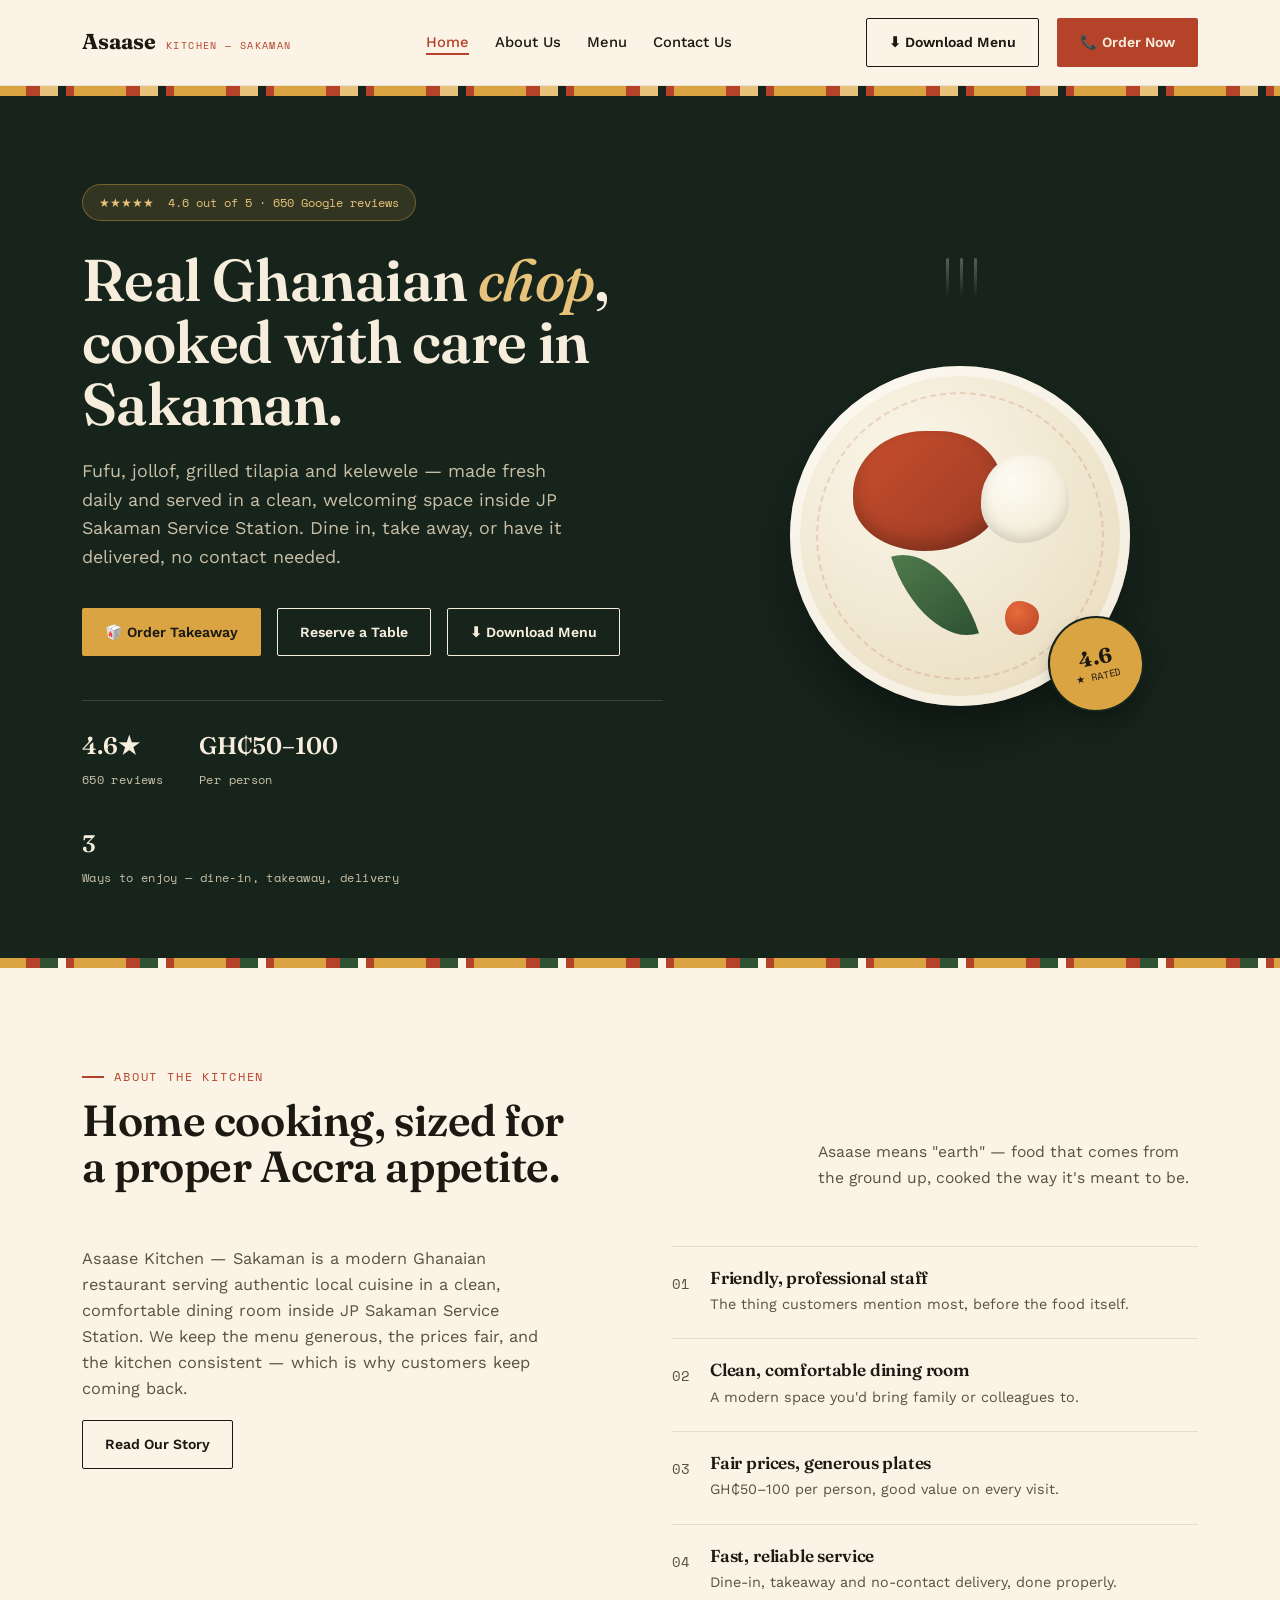
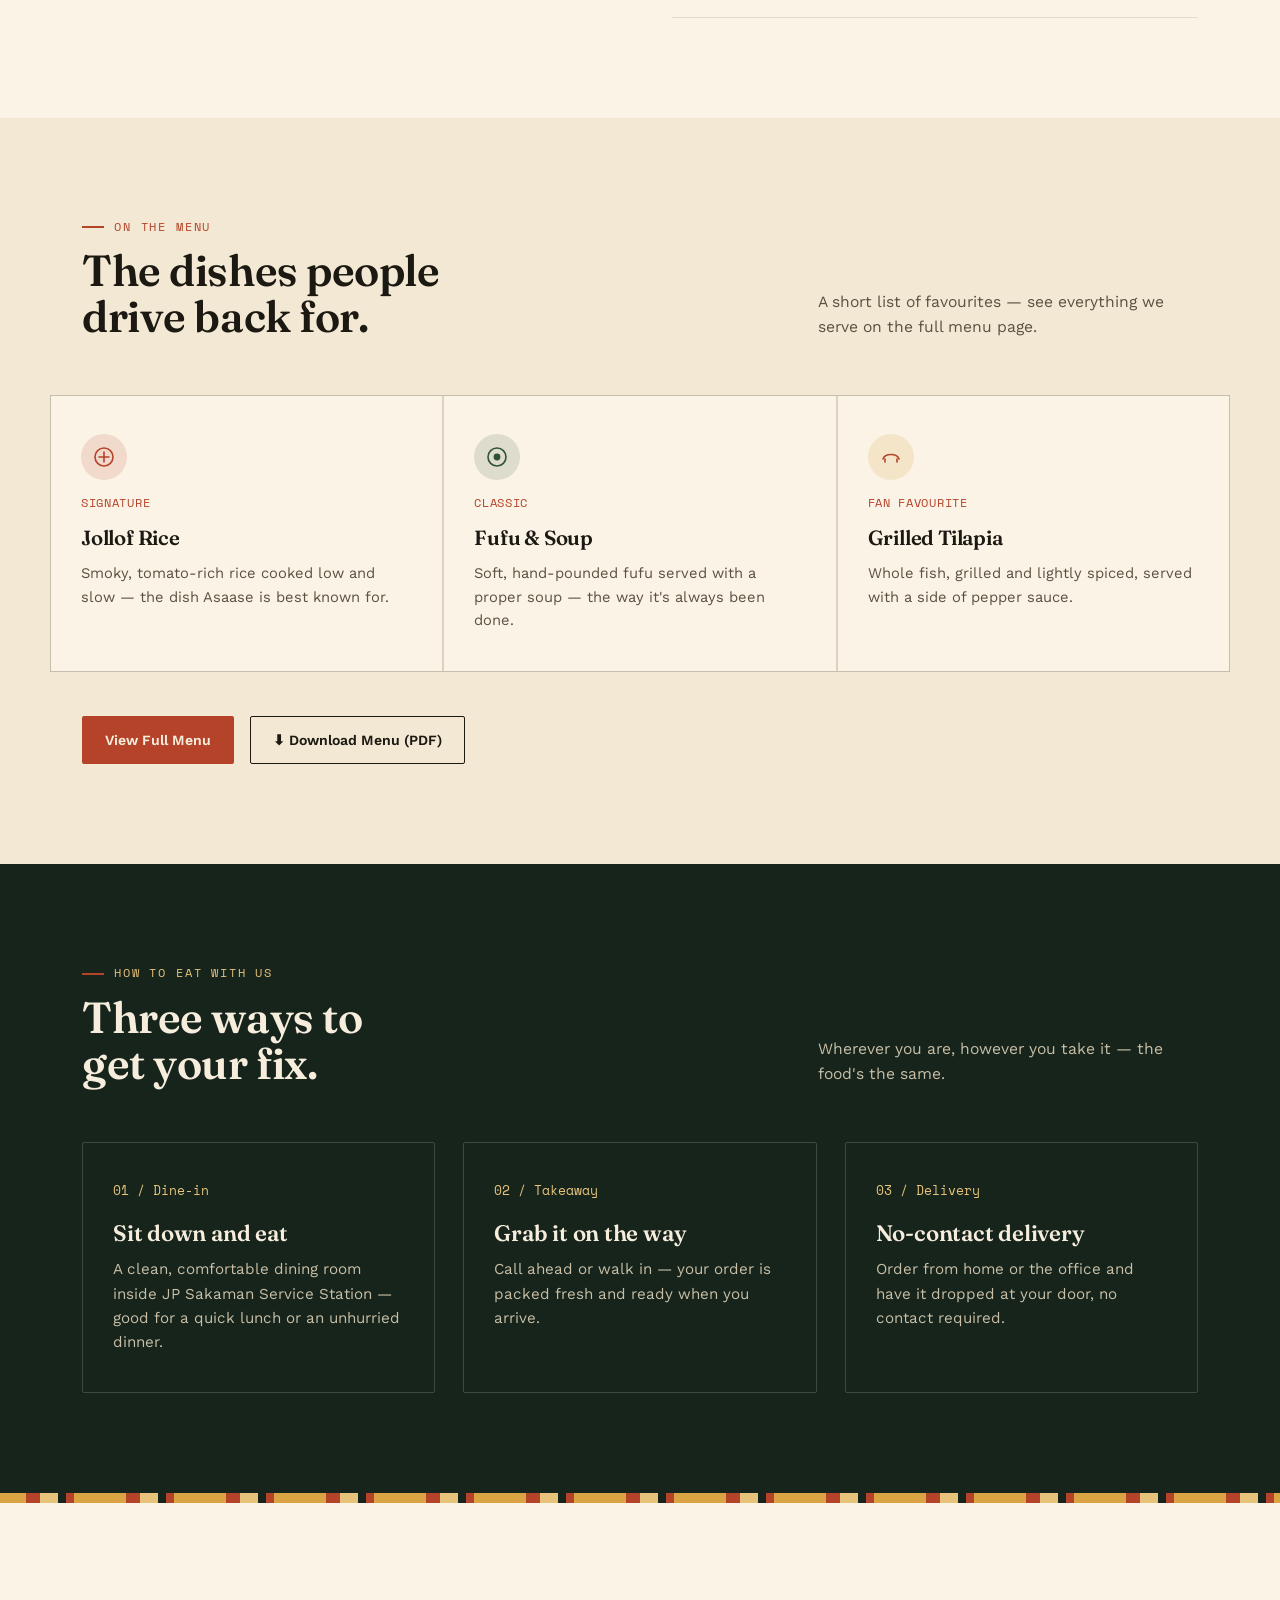
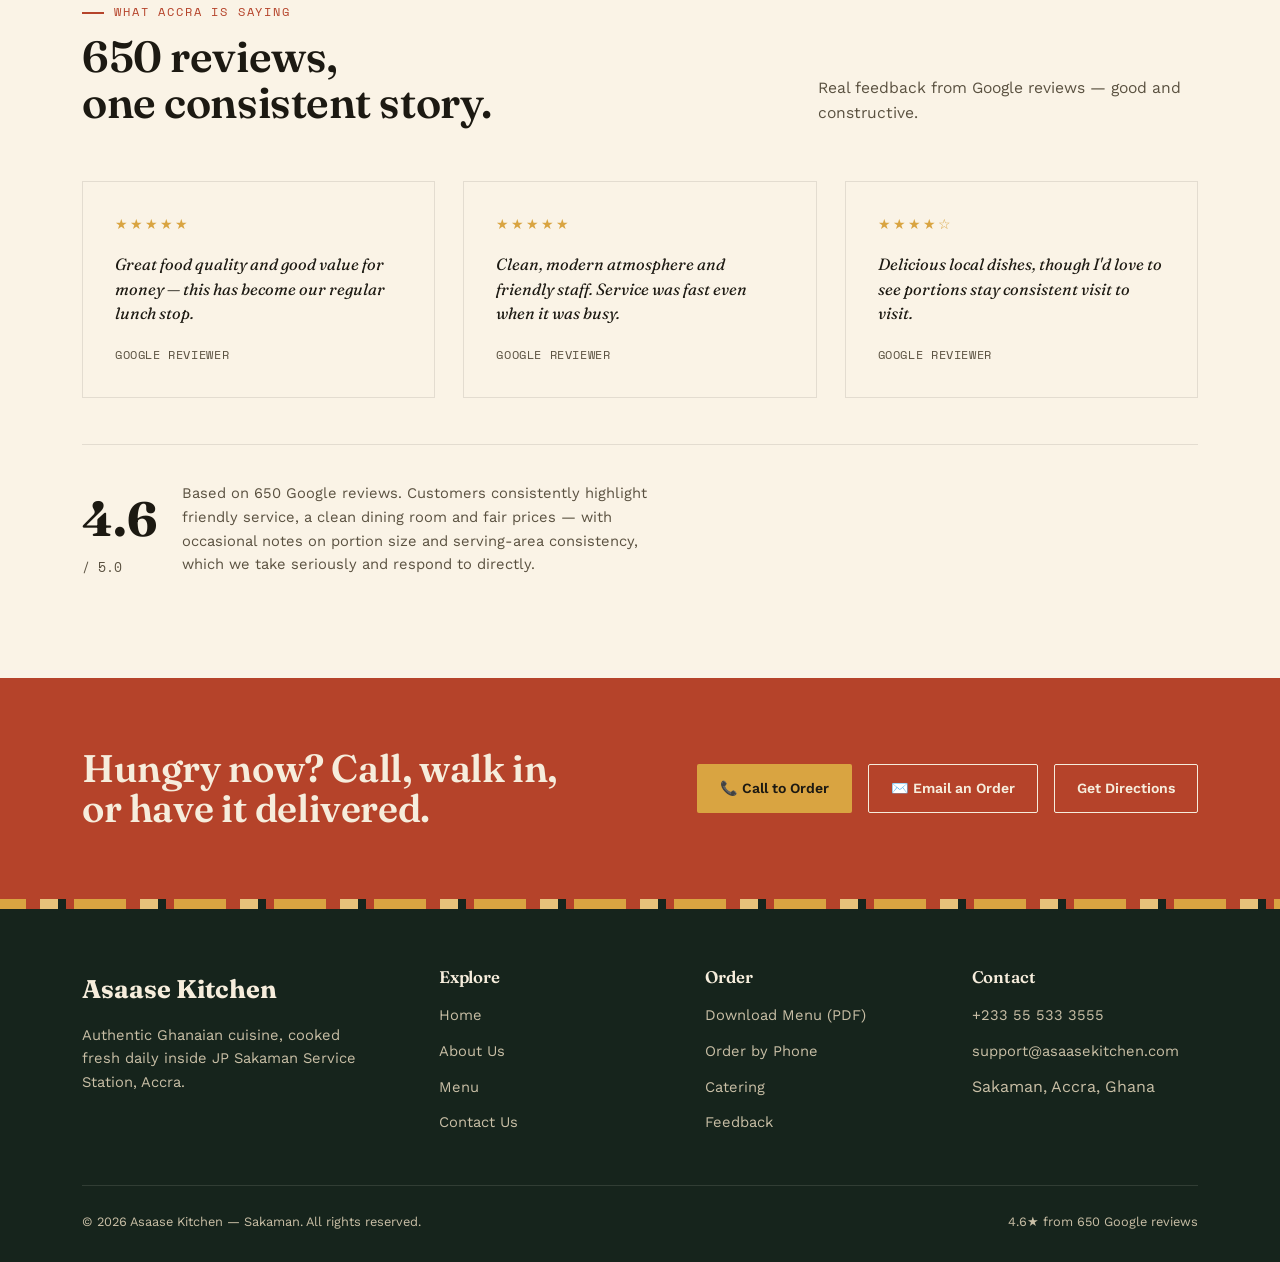
<file: index.html>
<!DOCTYPE html>
<html lang="en">
<head>
<meta charset="UTF-8">
<meta name="viewport" content="width=device-width, initial-scale=1.0">
<title>Asaase Kitchen — Sakaman | Authentic Ghanaian Kitchen</title>
<meta name="description" content="Asaase Kitchen — Sakaman. Authentic Ghanaian cuisine, dine-in, takeaway and no-contact delivery inside JP Sakaman Service Station, Accra.">
<link rel="preconnect" href="https://fonts.googleapis.com">
<link rel="preconnect" href="https://fonts.gstatic.com" crossorigin>
<link href="https://fonts.googleapis.com/css2?family=Fraunces:opsz,wght@9..144,300;9..144,500;9..144,600;9..144,700;9..144,900&family=Work+Sans:wght@400;500;600&family=Space+Mono:wght@400;700&display=swap" rel="stylesheet">
<link rel="stylesheet" href="styles.css">
</head>
<body>

<header>
  <div class="nav-row">
    <a href="index.html" class="logo">Asaase <span>Kitchen — Sakaman</span></a>
    <nav>
      <ul>
        <li><a href="index.html" class="active">Home</a></li>
        <li><a href="about.html">About Us</a></li>
        <li><a href="menu.html">Menu</a></li>
        <li><a href="contact.html">Contact Us</a></li>
      </ul>
    </nav>
    <div class="nav-actions">
      <a href="asaase-kitchen-menu.pdf" download class="btn btn-outline">⬇ Download Menu</a>
      <a href="tel:+233555333555" class="btn btn-solid">📞 Order Now</a>
      <button class="menu-toggle" aria-label="Open menu" onclick="document.getElementById('mobileMenu').classList.add('open')">☰</button>
    </div>
  </div>
</header>

<div class="mobile-menu" id="mobileMenu">
  <div class="mobile-menu-top">
    <span class="logo" style="color:var(--text-light)">Asaase Kitchen</span>
    <button class="close-x" onclick="document.getElementById('mobileMenu').classList.remove('open')">✕</button>
  </div>
  <ul>
    <li><a href="index.html">Home</a></li>
    <li><a href="about.html">About Us</a></li>
    <li><a href="menu.html">Menu</a></li>
    <li><a href="contact.html">Contact Us</a></li>
  </ul>
  <a href="asaase-kitchen-menu.pdf" download class="btn btn-outline-light">⬇ Download Menu</a>
  <a href="tel:+233555333555" class="btn btn-gold">Order Now</a>
</div>

<div class="kente dark" id="top"></div>

<!-- HERO -->
<section class="hero">
  <div class="wrap hero-grid">
    <div>
      <div class="rating-pill">★★★★★ &nbsp;4.6 out of 5 · 650 Google reviews</div>
      <h1>Real Ghanaian <em>chop</em>,<br>cooked with care in Sakaman.</h1>
      <p class="lede">Fufu, jollof, grilled tilapia and kelewele — made fresh daily and served in a clean, welcoming space inside JP Sakaman Service Station. Dine in, take away, or have it delivered, no contact needed.</p>
      <div class="hero-ctas">
        <a href="tel:+233555333555" class="btn btn-gold">🥡 Order Takeaway</a>
        <a href="contact.html" class="btn btn-outline-light">Reserve a Table</a>
        <a href="asaase-kitchen-menu.pdf" download class="btn btn-outline-light">⬇ Download Menu</a>
      </div>
      <div class="hero-meta">
        <div><b>4.6★</b><span>650 reviews</span></div>
        <div><b>GH₵50–100</b><span>Per person</span></div>
        <div><b>3</b><span>Ways to enjoy — dine-in, takeaway, delivery</span></div>
      </div>
    </div>
    <div class="hero-plate-wrap">
      <div class="steam"><span></span><span></span><span></span></div>
      <div class="plate">
        <div class="food-cluster">
          <div class="blob jollof"></div>
          <div class="blob fufu"></div>
          <div class="blob leaf"></div>
          <div class="blob pepper"></div>
        </div>
        <div class="badge-stamp"><b>4.6</b>★ RATED</div>
      </div>
    </div>
  </div>
</section>
<div class="kente"></div>

<!-- ABOUT TEASER -->
<section class="section-cream" id="about">
  <div class="wrap">
    <div class="section-head">
      <div>
        <span class="eyebrow">About the kitchen</span>
        <h2>Home cooking, sized for<br>a proper Accra appetite.</h2>
      </div>
      <p>Asaase means "earth" — food that comes from the ground up, cooked the way it's meant to be.</p>
    </div>
    <div class="about-grid">
      <div>
        <p>Asaase Kitchen — Sakaman is a modern Ghanaian restaurant serving authentic local cuisine in a clean, comfortable dining room inside JP Sakaman Service Station. We keep the menu generous, the prices fair, and the kitchen consistent — which is why customers keep coming back.</p>
        <a href="about.html" class="btn btn-outline">Read Our Story</a>
      </div>
      <div class="highlight-list">
        <div class="highlight-item">
          <span class="highlight-num">01</span>
          <div><h4>Friendly, professional staff</h4><span>The thing customers mention most, before the food itself.</span></div>
        </div>
        <div class="highlight-item">
          <span class="highlight-num">02</span>
          <div><h4>Clean, comfortable dining room</h4><span>A modern space you'd bring family or colleagues to.</span></div>
        </div>
        <div class="highlight-item">
          <span class="highlight-num">03</span>
          <div><h4>Fair prices, generous plates</h4><span>GH₵50–100 per person, good value on every visit.</span></div>
        </div>
        <div class="highlight-item">
          <span class="highlight-num">04</span>
          <div><h4>Fast, reliable service</h4><span>Dine-in, takeaway and no-contact delivery, done properly.</span></div>
        </div>
      </div>
    </div>
  </div>
</section>

<!-- MENU TEASER -->
<section class="section-cream2" id="menu">
  <div class="wrap">
    <div class="section-head">
      <div>
        <span class="eyebrow">On the menu</span>
        <h2>The dishes people<br>drive back for.</h2>
      </div>
      <p>A short list of favourites — see everything we serve on the full menu page.</p>
    </div>
  </div>
  <div class="wrap" style="padding:0;">
    <div class="dish-grid">
      <div class="dish-card">
        <div class="dish-icon" style="background:rgba(181,67,42,0.14);">
          <svg viewBox="0 0 24 24" fill="none"><circle cx="12" cy="12" r="9" stroke="#B5432A" stroke-width="1.6"/><path d="M7 12h10M12 7v10" stroke="#B5432A" stroke-width="1.6" stroke-linecap="round"/></svg>
        </div>
        <span class="dish-tag">Signature</span>
        <h3>Jollof Rice</h3>
        <p>Smoky, tomato-rich rice cooked low and slow — the dish Asaase is best known for.</p>
      </div>
      <div class="dish-card">
        <div class="dish-icon" style="background:rgba(47,82,51,0.14);">
          <svg viewBox="0 0 24 24" fill="none"><circle cx="12" cy="12" r="9" stroke="#2F5233" stroke-width="1.6"/><circle cx="12" cy="12" r="3.4" fill="#2F5233"/></svg>
        </div>
        <span class="dish-tag">Classic</span>
        <h3>Fufu &amp; Soup</h3>
        <p>Soft, hand-pounded fufu served with a proper soup — the way it's always been done.</p>
      </div>
      <div class="dish-card">
        <div class="dish-icon" style="background:rgba(217,164,65,0.18);">
          <svg viewBox="0 0 24 24" fill="none"><path d="M4 14c2-6 14-6 16 0" stroke="#B5432A" stroke-width="1.6" stroke-linecap="round"/><path d="M6 14v3M18 14v3" stroke="#B5432A" stroke-width="1.6" stroke-linecap="round"/></svg>
        </div>
        <span class="dish-tag">Fan favourite</span>
        <h3>Grilled Tilapia</h3>
        <p>Whole fish, grilled and lightly spiced, served with a side of pepper sauce.</p>
      </div>
    </div>
  </div>
  <div class="wrap" style="margin-top:44px;display:flex;gap:16px;flex-wrap:wrap;">
    <a href="menu.html" class="btn btn-solid">View Full Menu</a>
    <a href="asaase-kitchen-menu.pdf" download class="btn btn-outline">⬇ Download Menu (PDF)</a>
  </div>
</section>

<!-- SERVICES -->
<section class="section-dark" id="services">
  <div class="wrap">
    <div class="section-head">
      <div>
        <span class="eyebrow" style="color:var(--gold-soft)">How to eat with us</span>
        <h2 style="color:var(--text-light)">Three ways to<br>get your fix.</h2>
      </div>
      <p>Wherever you are, however you take it — the food's the same.</p>
    </div>
    <div class="service-grid">
      <div class="service-card">
        <span class="num">01 / Dine-in</span>
        <h3>Sit down and eat</h3>
        <p>A clean, comfortable dining room inside JP Sakaman Service Station — good for a quick lunch or an unhurried dinner.</p>
      </div>
      <div class="service-card">
        <span class="num">02 / Takeaway</span>
        <h3>Grab it on the way</h3>
        <p>Call ahead or walk in — your order is packed fresh and ready when you arrive.</p>
      </div>
      <div class="service-card">
        <span class="num">03 / Delivery</span>
        <h3>No-contact delivery</h3>
        <p>Order from home or the office and have it dropped at your door, no contact required.</p>
      </div>
    </div>
  </div>
</section>
<div class="kente dark"></div>

<!-- REVIEWS -->
<section class="section-cream" id="reviews">
  <div class="wrap">
    <div class="section-head">
      <div>
        <span class="eyebrow">What Accra is saying</span>
        <h2>650 reviews,<br>one consistent story.</h2>
      </div>
      <p>Real feedback from Google reviews — good and constructive.</p>
    </div>
    <div class="review-strip">
      <div class="review-card">
        <div class="review-stars">★★★★★</div>
        <p class="quote">Great food quality and good value for money — this has become our regular lunch stop.</p>
        <div class="review-name">Google Reviewer</div>
      </div>
      <div class="review-card">
        <div class="review-stars">★★★★★</div>
        <p class="quote">Clean, modern atmosphere and friendly staff. Service was fast even when it was busy.</p>
        <div class="review-name">Google Reviewer</div>
      </div>
      <div class="review-card">
        <div class="review-stars">★★★★☆</div>
        <p class="quote">Delicious local dishes, though I'd love to see portions stay consistent visit to visit.</p>
        <div class="review-name">Google Reviewer</div>
      </div>
    </div>
    <div class="review-summary">
      <div>
        <div class="score">4.6</div>
        <div class="score-sub">/ 5.0</div>
      </div>
      <p class="review-note">Based on 650 Google reviews. Customers consistently highlight friendly service, a clean dining room and fair prices — with occasional notes on portion size and serving-area consistency, which we take seriously and respond to directly.</p>
    </div>
  </div>
</section>

<!-- ORDER BANNER -->
<section class="order-banner" id="order">
  <div class="wrap">
    <h2>Hungry now? Call, walk in, or have it delivered.</h2>
    <div class="order-banner-ctas">
      <a href="tel:+233555333555" class="btn btn-gold">📞 Call to Order</a>
      <a href="mailto:orders@asaasekitchen.com" class="btn btn-outline-light">✉️ Email an Order</a>
      <a href="contact.html" class="btn btn-outline-light">Get Directions</a>
    </div>
  </div>
</section>

<!-- FOOTER -->
<div class="kente dark"></div>
<footer>
  <div class="wrap">
    <div class="footer-grid">
      <div>
        <div class="footer-logo">Asaase Kitchen</div>
        <p style="max-width:280px;font-size:0.92rem;">Authentic Ghanaian cuisine, cooked fresh daily inside JP Sakaman Service Station, Accra.</p>
      </div>
      <div>
        <h4>Explore</h4>
        <ul>
          <li><a href="index.html">Home</a></li>
          <li><a href="about.html">About Us</a></li>
          <li><a href="menu.html">Menu</a></li>
          <li><a href="contact.html">Contact Us</a></li>
        </ul>
      </div>
      <div>
        <h4>Order</h4>
        <ul>
          <li><a href="asaase-kitchen-menu.pdf" download>Download Menu (PDF)</a></li>
          <li><a href="tel:+233555333555">Order by Phone</a></li>
          <li><a href="mailto:catering@asaasekitchen.com">Catering</a></li>
          <li><a href="mailto:feedback@asaasekitchen.com">Feedback</a></li>
        </ul>
      </div>
      <div>
        <h4>Contact</h4>
        <ul>
          <li><a href="tel:+233555333555">+233 55 533 3555</a></li>
          <li><a href="mailto:support@asaasekitchen.com">support@asaasekitchen.com</a></li>
          <li>Sakaman, Accra, Ghana</li>
        </ul>
      </div>
    </div>
    <div class="footer-bottom">
      <span>© 2026 Asaase Kitchen — Sakaman. All rights reserved.</span>
      <span>4.6★ from 650 Google reviews</span>
    </div>
  </div>
</footer>

</body>
</html>
</file>
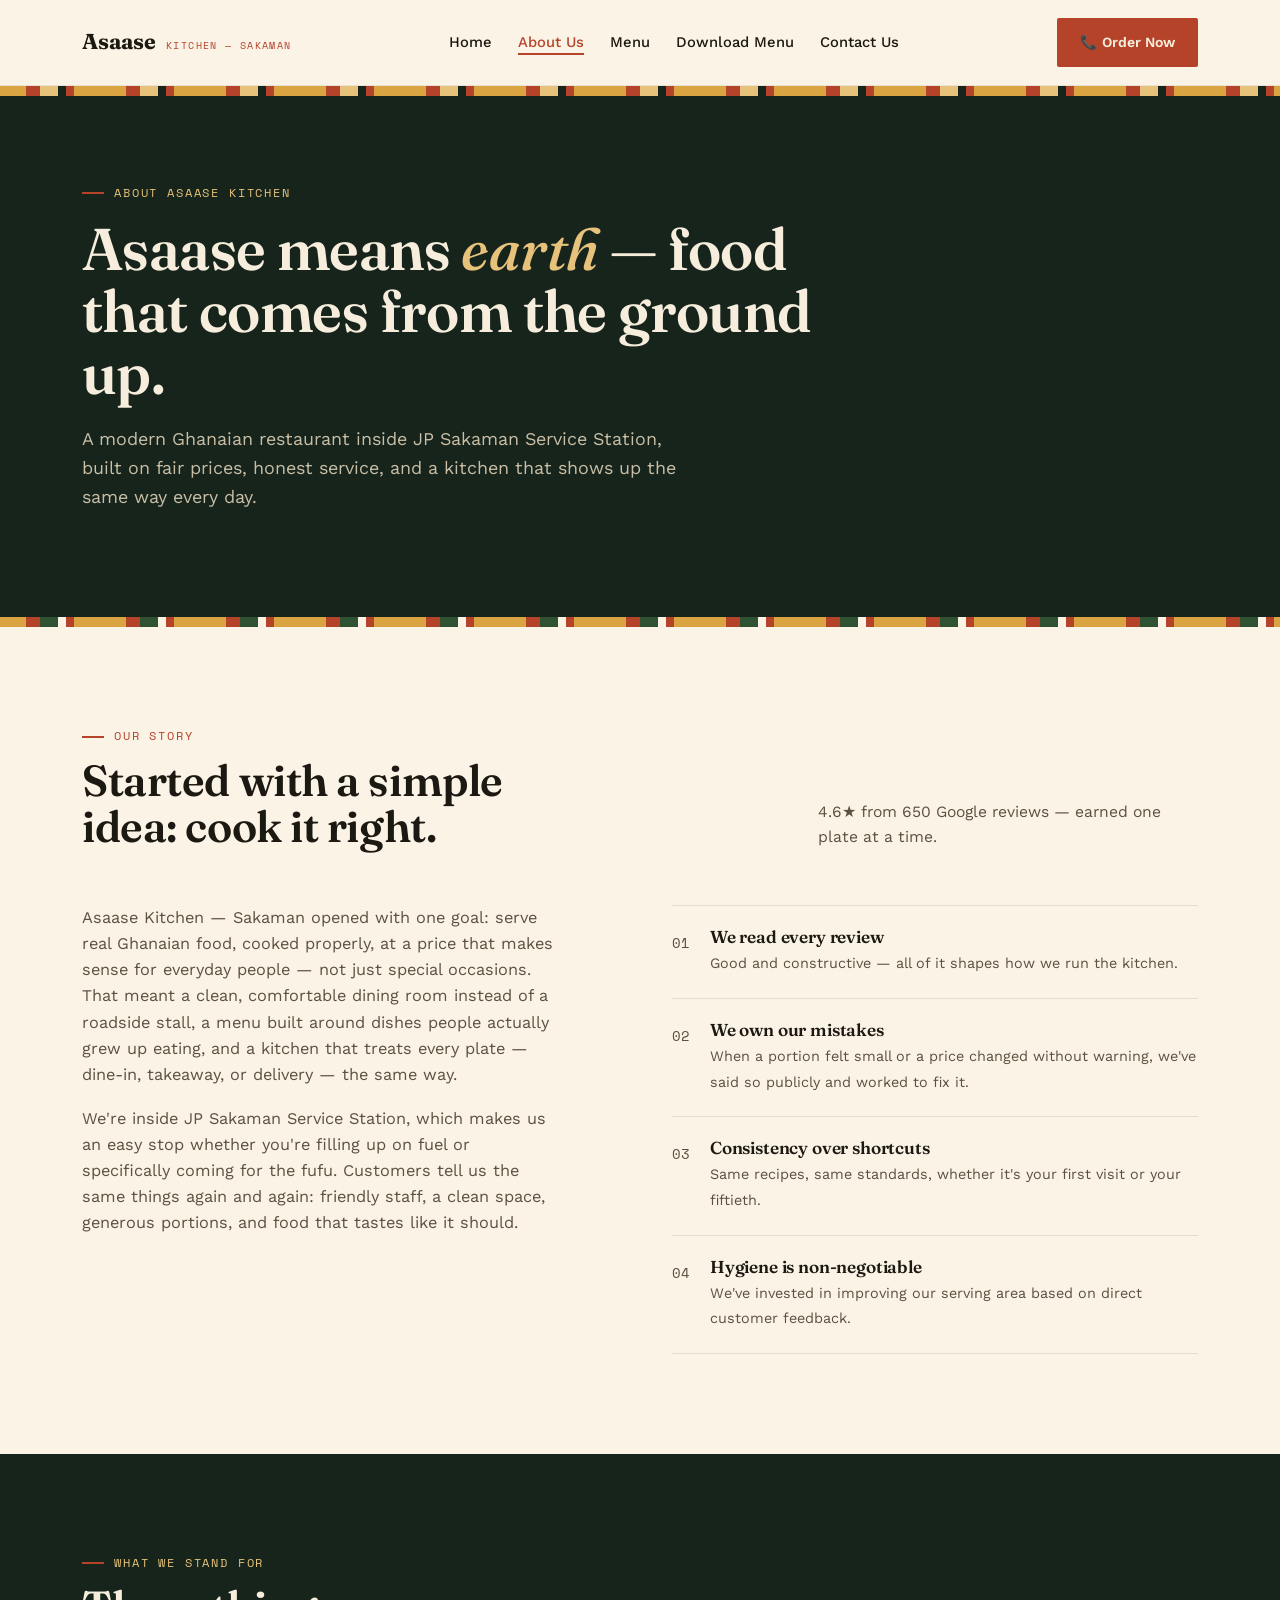
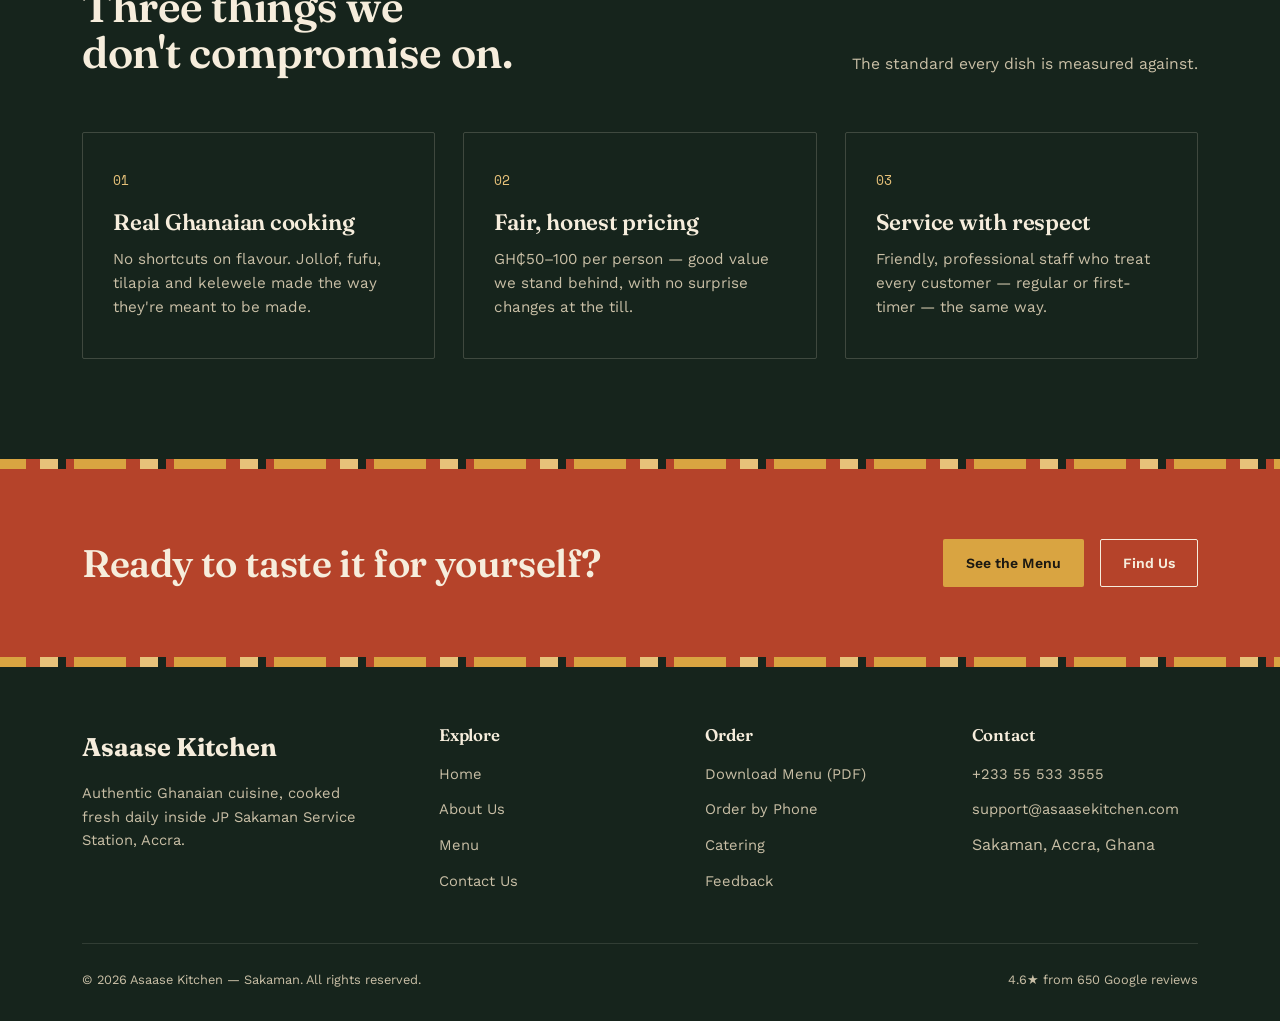
<file: about.html>
<!DOCTYPE html>
<html lang="en">
<head>
<meta charset="UTF-8">
<meta name="viewport" content="width=device-width, initial-scale=1.0">
<title>About Us — Asaase Kitchen | Sakaman</title>
<meta name="description" content="The story behind Asaase Kitchen — Sakaman: a modern Ghanaian restaurant built on fair prices, honest service and consistent food.">
<link rel="preconnect" href="https://fonts.googleapis.com">
<link rel="preconnect" href="https://fonts.gstatic.com" crossorigin>
<link href="https://fonts.googleapis.com/css2?family=Fraunces:opsz,wght@9..144,300;9..144,500;9..144,600;9..144,700;9..144,900&family=Work+Sans:wght@400;500;600&family=Space+Mono:wght@400;700&display=swap" rel="stylesheet">
<link rel="stylesheet" href="styles.css">
</head>
<body>

<header>
  <div class="nav-row">
    <a href="index.html" class="logo">Asaase <span>Kitchen — Sakaman</span></a>
    <nav>
      <ul>
        <li><a href="index.html">Home</a></li>
        <li><a href="about.html" class="active">About Us</a></li>
        <li><a href="menu.html">Menu</a></li>
        <li><a href="download.html">Download Menu</a></li>
        <li><a href="contact.html">Contact Us</a></li>
      </ul>
    </nav>
    <div class="nav-actions">
      <a href="tel:+233555333555" class="btn btn-solid">📞 Order Now</a>
      <button class="menu-toggle" aria-label="Open menu" onclick="document.getElementById('mobileMenu').classList.add('open')">☰</button>
    </div>
  </div>
</header>

<div class="mobile-menu" id="mobileMenu">
  <div class="mobile-menu-top">
    <span class="logo" style="color:var(--text-light)">Asaase Kitchen</span>
    <button class="close-x" onclick="document.getElementById('mobileMenu').classList.remove('open')">✕</button>
  </div>
  <ul>
    <li><a href="index.html">Home</a></li>
    <li><a href="about.html">About Us</a></li>
    <li><a href="menu.html">Menu</a></li>
    <li><a href="download.html">Download Menu</a></li>
    <li><a href="contact.html">Contact Us</a></li>
  </ul>
  <a href="tel:+233555333555" class="btn btn-gold">Order Now</a>
</div>

<div class="kente dark"></div>

<!-- PAGE HERO -->
<section class="hero" style="padding-bottom:70px;">
  <div class="wrap">
    <span class="eyebrow" style="color:var(--gold-soft)">About Asaase Kitchen</span>
    <h1 style="margin-top:16px;max-width:760px;">Asaase means <em>earth</em> — food that comes from the ground up.</h1>
    <p class="lede" style="max-width:600px;">A modern Ghanaian restaurant inside JP Sakaman Service Station, built on fair prices, honest service, and a kitchen that shows up the same way every day.</p>
  </div>
</section>
<div class="kente"></div>

<!-- STORY -->
<section class="section-cream">
  <div class="wrap">
    <div class="section-head">
      <div>
        <span class="eyebrow">Our story</span>
        <h2>Started with a simple<br>idea: cook it right.</h2>
      </div>
      <p>4.6★ from 650 Google reviews — earned one plate at a time.</p>
    </div>
    <div class="about-grid">
      <div>
        <p>Asaase Kitchen — Sakaman opened with one goal: serve real Ghanaian food, cooked properly, at a price that makes sense for everyday people — not just special occasions. That meant a clean, comfortable dining room instead of a roadside stall, a menu built around dishes people actually grew up eating, and a kitchen that treats every plate — dine-in, takeaway, or delivery — the same way.</p>
        <p>We're inside JP Sakaman Service Station, which makes us an easy stop whether you're filling up on fuel or specifically coming for the fufu. Customers tell us the same things again and again: friendly staff, a clean space, generous portions, and food that tastes like it should.</p>
      </div>
      <div class="highlight-list">
        <div class="highlight-item">
          <span class="highlight-num">01</span>
          <div><h4>We read every review</h4><span>Good and constructive — all of it shapes how we run the kitchen.</span></div>
        </div>
        <div class="highlight-item">
          <span class="highlight-num">02</span>
          <div><h4>We own our mistakes</h4><span>When a portion felt small or a price changed without warning, we've said so publicly and worked to fix it.</span></div>
        </div>
        <div class="highlight-item">
          <span class="highlight-num">03</span>
          <div><h4>Consistency over shortcuts</h4><span>Same recipes, same standards, whether it's your first visit or your fiftieth.</span></div>
        </div>
        <div class="highlight-item">
          <span class="highlight-num">04</span>
          <div><h4>Hygiene is non-negotiable</h4><span>We've invested in improving our serving area based on direct customer feedback.</span></div>
        </div>
      </div>
    </div>
  </div>
</section>

<!-- WHAT WE VALUE -->
<section class="section-dark">
  <div class="wrap">
    <div class="section-head">
      <div>
        <span class="eyebrow" style="color:var(--gold-soft)">What we stand for</span>
        <h2 style="color:var(--text-light)">Three things we<br>don't compromise on.</h2>
      </div>
      <p>The standard every dish is measured against.</p>
    </div>
    <div class="service-grid">
      <div class="service-card">
        <span class="num">01</span>
        <h3>Real Ghanaian cooking</h3>
        <p>No shortcuts on flavour. Jollof, fufu, tilapia and kelewele made the way they're meant to be made.</p>
      </div>
      <div class="service-card">
        <span class="num">02</span>
        <h3>Fair, honest pricing</h3>
        <p>GH₵50–100 per person — good value we stand behind, with no surprise changes at the till.</p>
      </div>
      <div class="service-card">
        <span class="num">03</span>
        <h3>Service with respect</h3>
        <p>Friendly, professional staff who treat every customer — regular or first-timer — the same way.</p>
      </div>
    </div>
  </div>
</section>
<div class="kente dark"></div>

<!-- CTA -->
<section class="order-banner">
  <div class="wrap">
    <h2>Ready to taste it for yourself?</h2>
    <div class="order-banner-ctas">
      <a href="menu.html" class="btn btn-gold">See the Menu</a>
      <a href="contact.html" class="btn btn-outline-light">Find Us</a>
    </div>
  </div>
</section>

<!-- FOOTER -->
<div class="kente dark"></div>
<footer>
  <div class="wrap">
    <div class="footer-grid">
      <div>
        <div class="footer-logo">Asaase Kitchen</div>
        <p style="max-width:280px;font-size:0.92rem;">Authentic Ghanaian cuisine, cooked fresh daily inside JP Sakaman Service Station, Accra.</p>
      </div>
      <div>
        <h4>Explore</h4>
        <ul>
          <li><a href="index.html">Home</a></li>
          <li><a href="about.html">About Us</a></li>
          <li><a href="menu.html">Menu</a></li>
          <li><a href="contact.html">Contact Us</a></li>
        </ul>
      </div>
      <div>
        <h4>Order</h4>
        <ul>
          <li><a href="download.html">Download Menu (PDF)</a></li>
          <li><a href="tel:+233555333555">Order by Phone</a></li>
          <li><a href="mailto:catering@asaasekitchen.com">Catering</a></li>
          <li><a href="mailto:feedback@asaasekitchen.com">Feedback</a></li>
        </ul>
      </div>
      <div>
        <h4>Contact</h4>
        <ul>
          <li><a href="tel:+233555333555">+233 55 533 3555</a></li>
          <li><a href="mailto:support@asaasekitchen.com">support@asaasekitchen.com</a></li>
          <li>Sakaman, Accra, Ghana</li>
        </ul>
      </div>
    </div>
    <div class="footer-bottom">
      <span>© 2026 Asaase Kitchen — Sakaman. All rights reserved.</span>
      <span>4.6★ from 650 Google reviews</span>
    </div>
  </div>
</footer>

</body>
</html>
</file>
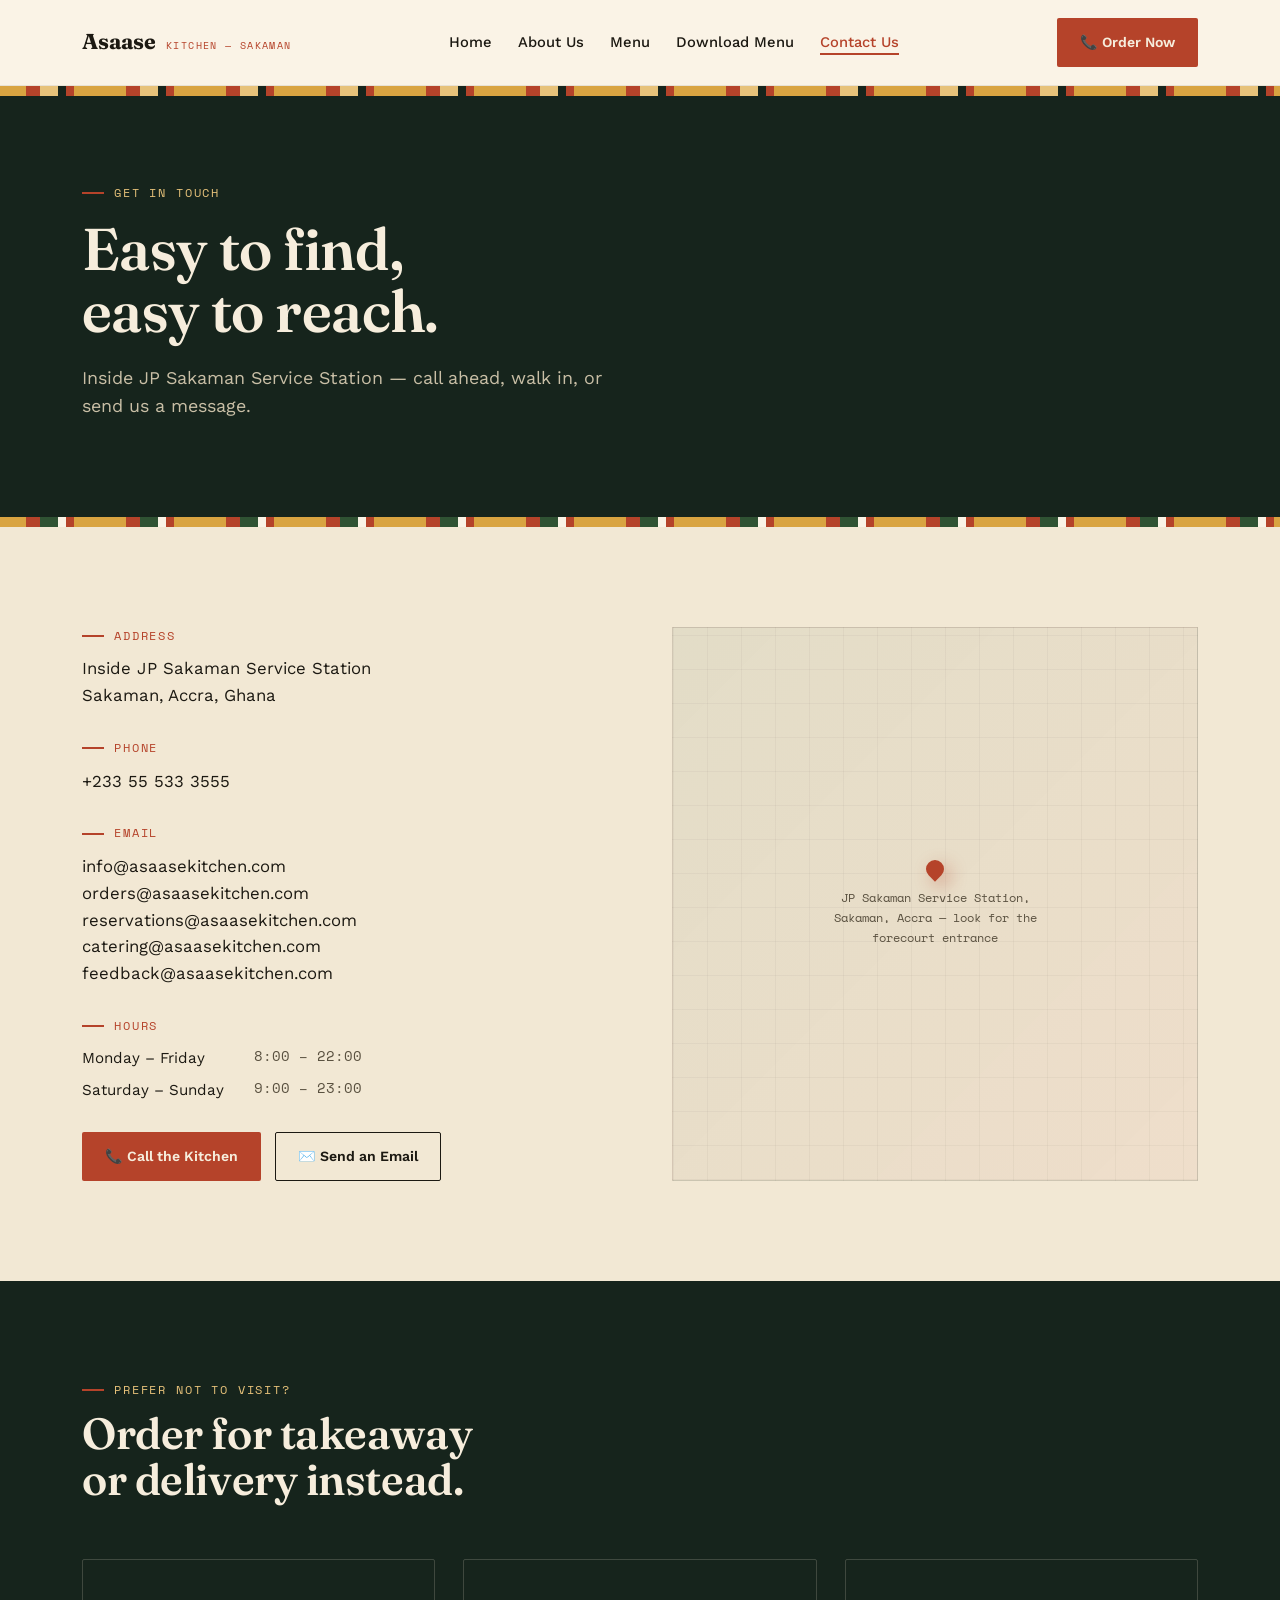
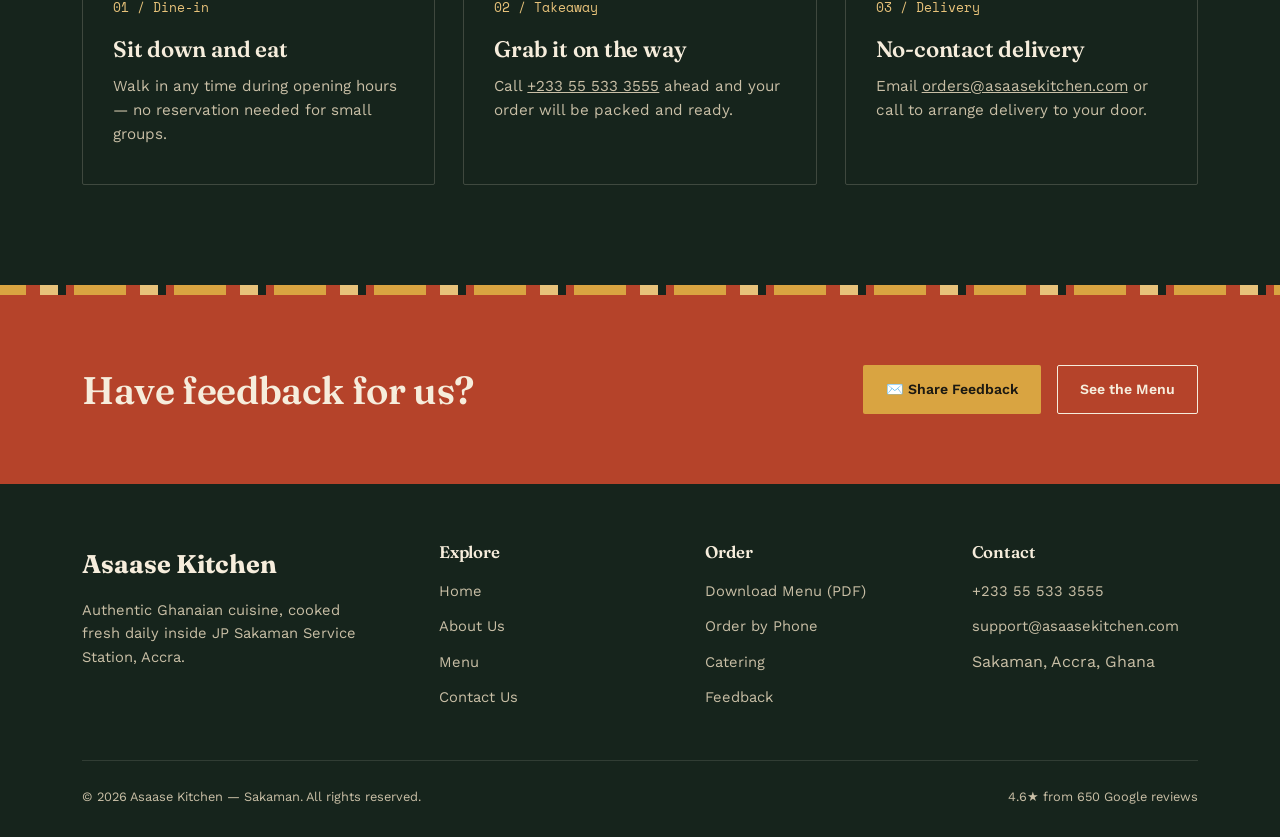
<file: contact.html>
<!DOCTYPE html>
<html lang="en">
<head>
<meta charset="UTF-8">
<meta name="viewport" content="width=device-width, initial-scale=1.0">
<title>Contact Us — Asaase Kitchen | Sakaman</title>
<meta name="description" content="Visit or contact Asaase Kitchen — Sakaman. Address, phone, email and opening hours for our restaurant inside JP Sakaman Service Station, Accra.">
<link rel="preconnect" href="https://fonts.googleapis.com">
<link rel="preconnect" href="https://fonts.gstatic.com" crossorigin>
<link href="https://fonts.googleapis.com/css2?family=Fraunces:opsz,wght@9..144,300;9..144,500;9..144,600;9..144,700;9..144,900&family=Work+Sans:wght@400;500;600&family=Space+Mono:wght@400;700&display=swap" rel="stylesheet">
<link rel="stylesheet" href="styles.css">
</head>
<body>

<header>
  <div class="nav-row">
    <a href="index.html" class="logo">Asaase <span>Kitchen — Sakaman</span></a>
    <nav>
      <ul>
        <li><a href="index.html">Home</a></li>
        <li><a href="about.html">About Us</a></li>
        <li><a href="menu.html">Menu</a></li>
        <li><a href="download.html">Download Menu</a></li>
        <li><a href="contact.html" class="active">Contact Us</a></li>
      </ul>
    </nav>
    <div class="nav-actions">
      <a href="tel:+233555333555" class="btn btn-solid">📞 Order Now</a>
      <button class="menu-toggle" aria-label="Open menu" onclick="document.getElementById('mobileMenu').classList.add('open')">☰</button>
    </div>
  </div>
</header>

<div class="mobile-menu" id="mobileMenu">
  <div class="mobile-menu-top">
    <span class="logo" style="color:var(--text-light)">Asaase Kitchen</span>
    <button class="close-x" onclick="document.getElementById('mobileMenu').classList.remove('open')">✕</button>
  </div>
  <ul>
    <li><a href="index.html">Home</a></li>
    <li><a href="about.html">About Us</a></li>
    <li><a href="menu.html">Menu</a></li>
    <li><a href="download.html">Download Menu</a></li>
    <li><a href="contact.html">Contact Us</a></li>
  </ul>
  <a href="tel:+233555333555" class="btn btn-gold">Order Now</a>
</div>

<div class="kente dark"></div>

<!-- PAGE HERO -->
<section class="hero" style="padding-bottom:60px;">
  <div class="wrap">
    <span class="eyebrow" style="color:var(--gold-soft)">Get in touch</span>
    <h1 style="margin-top:16px;max-width:640px;">Easy to find,<br>easy to reach.</h1>
    <p class="lede" style="max-width:520px;">Inside JP Sakaman Service Station — call ahead, walk in, or send us a message.</p>
  </div>
</section>
<div class="kente"></div>

<!-- CONTACT DETAILS -->
<section class="section-cream2" id="visit">
  <div class="wrap">
    <div class="contact-grid">
      <div>
        <div class="info-block">
          <span class="eyebrow">Address</span>
          <p>Inside JP Sakaman Service Station<br>Sakaman, Accra, Ghana</p>
        </div>
        <div class="info-block">
          <span class="eyebrow">Phone</span>
          <a class="line" href="tel:+233555333555">+233 55 533 3555</a>
        </div>
        <div class="info-block">
          <span class="eyebrow">Email</span>
          <a class="line" href="mailto:info@asaasekitchen.com">info@asaasekitchen.com</a><br>
          <a class="line" href="mailto:orders@asaasekitchen.com">orders@asaasekitchen.com</a><br>
          <a class="line" href="mailto:reservations@asaasekitchen.com">reservations@asaasekitchen.com</a><br>
          <a class="line" href="mailto:catering@asaasekitchen.com">catering@asaasekitchen.com</a><br>
          <a class="line" href="mailto:feedback@asaasekitchen.com">feedback@asaasekitchen.com</a>
        </div>
        <div class="info-block">
          <span class="eyebrow">Hours</span>
          <div class="hours-list">
            <div><span>Monday – Friday</span><span>8:00 – 22:00</span></div>
            <div><span>Saturday – Sunday</span><span>9:00 – 23:00</span></div>
          </div>
        </div>
        <div style="display:flex;gap:14px;flex-wrap:wrap;margin-top:10px;">
          <a href="tel:+233555333555" class="btn btn-solid">📞 Call the Kitchen</a>
          <a href="mailto:info@asaasekitchen.com" class="btn btn-outline">✉️ Send an Email</a>
        </div>
      </div>
      <div class="map-frame">
        <div class="map-pin">
          <div class="dot"></div>
          <span>JP Sakaman Service Station, Sakaman, Accra — look for the forecourt entrance</span>
        </div>
      </div>
    </div>
  </div>
</section>

<!-- SERVICES REMINDER -->
<section class="section-dark">
  <div class="wrap">
    <div class="section-head">
      <div>
        <span class="eyebrow" style="color:var(--gold-soft)">Prefer not to visit?</span>
        <h2 style="color:var(--text-light)">Order for takeaway<br>or delivery instead.</h2>
      </div>
    </div>
    <div class="service-grid">
      <div class="service-card">
        <span class="num">01 / Dine-in</span>
        <h3>Sit down and eat</h3>
        <p>Walk in any time during opening hours — no reservation needed for small groups.</p>
      </div>
      <div class="service-card">
        <span class="num">02 / Takeaway</span>
        <h3>Grab it on the way</h3>
        <p>Call <a href="tel:+233555333555" style="text-decoration:underline;">+233 55 533 3555</a> ahead and your order will be packed and ready.</p>
      </div>
      <div class="service-card">
        <span class="num">03 / Delivery</span>
        <h3>No-contact delivery</h3>
        <p>Email <a href="mailto:orders@asaasekitchen.com" style="text-decoration:underline;">orders@asaasekitchen.com</a> or call to arrange delivery to your door.</p>
      </div>
    </div>
  </div>
</section>
<div class="kente dark"></div>

<!-- CTA -->
<section class="order-banner">
  <div class="wrap">
    <h2>Have feedback for us?</h2>
    <div class="order-banner-ctas">
      <a href="mailto:feedback@asaasekitchen.com" class="btn btn-gold">✉️ Share Feedback</a>
      <a href="menu.html" class="btn btn-outline-light">See the Menu</a>
    </div>
  </div>
</section>

<!-- FOOTER -->
<footer>
  <div class="wrap">
    <div class="footer-grid">
      <div>
        <div class="footer-logo">Asaase Kitchen</div>
        <p style="max-width:280px;font-size:0.92rem;">Authentic Ghanaian cuisine, cooked fresh daily inside JP Sakaman Service Station, Accra.</p>
      </div>
      <div>
        <h4>Explore</h4>
        <ul>
          <li><a href="index.html">Home</a></li>
          <li><a href="about.html">About Us</a></li>
          <li><a href="menu.html">Menu</a></li>
          <li><a href="contact.html">Contact Us</a></li>
        </ul>
      </div>
      <div>
        <h4>Order</h4>
        <ul>
          <li><a href="download.html">Download Menu (PDF)</a></li>
          <li><a href="tel:+233555333555">Order by Phone</a></li>
          <li><a href="mailto:catering@asaasekitchen.com">Catering</a></li>
          <li><a href="mailto:feedback@asaasekitchen.com">Feedback</a></li>
        </ul>
      </div>
      <div>
        <h4>Contact</h4>
        <ul>
          <li><a href="tel:+233555333555">+233 55 533 3555</a></li>
          <li><a href="mailto:support@asaasekitchen.com">support@asaasekitchen.com</a></li>
          <li>Sakaman, Accra, Ghana</li>
        </ul>
      </div>
    </div>
    <div class="footer-bottom">
      <span>© 2026 Asaase Kitchen — Sakaman. All rights reserved.</span>
      <span>4.6★ from 650 Google reviews</span>
    </div>
  </div>
</footer>

</body>
</html>
</file>
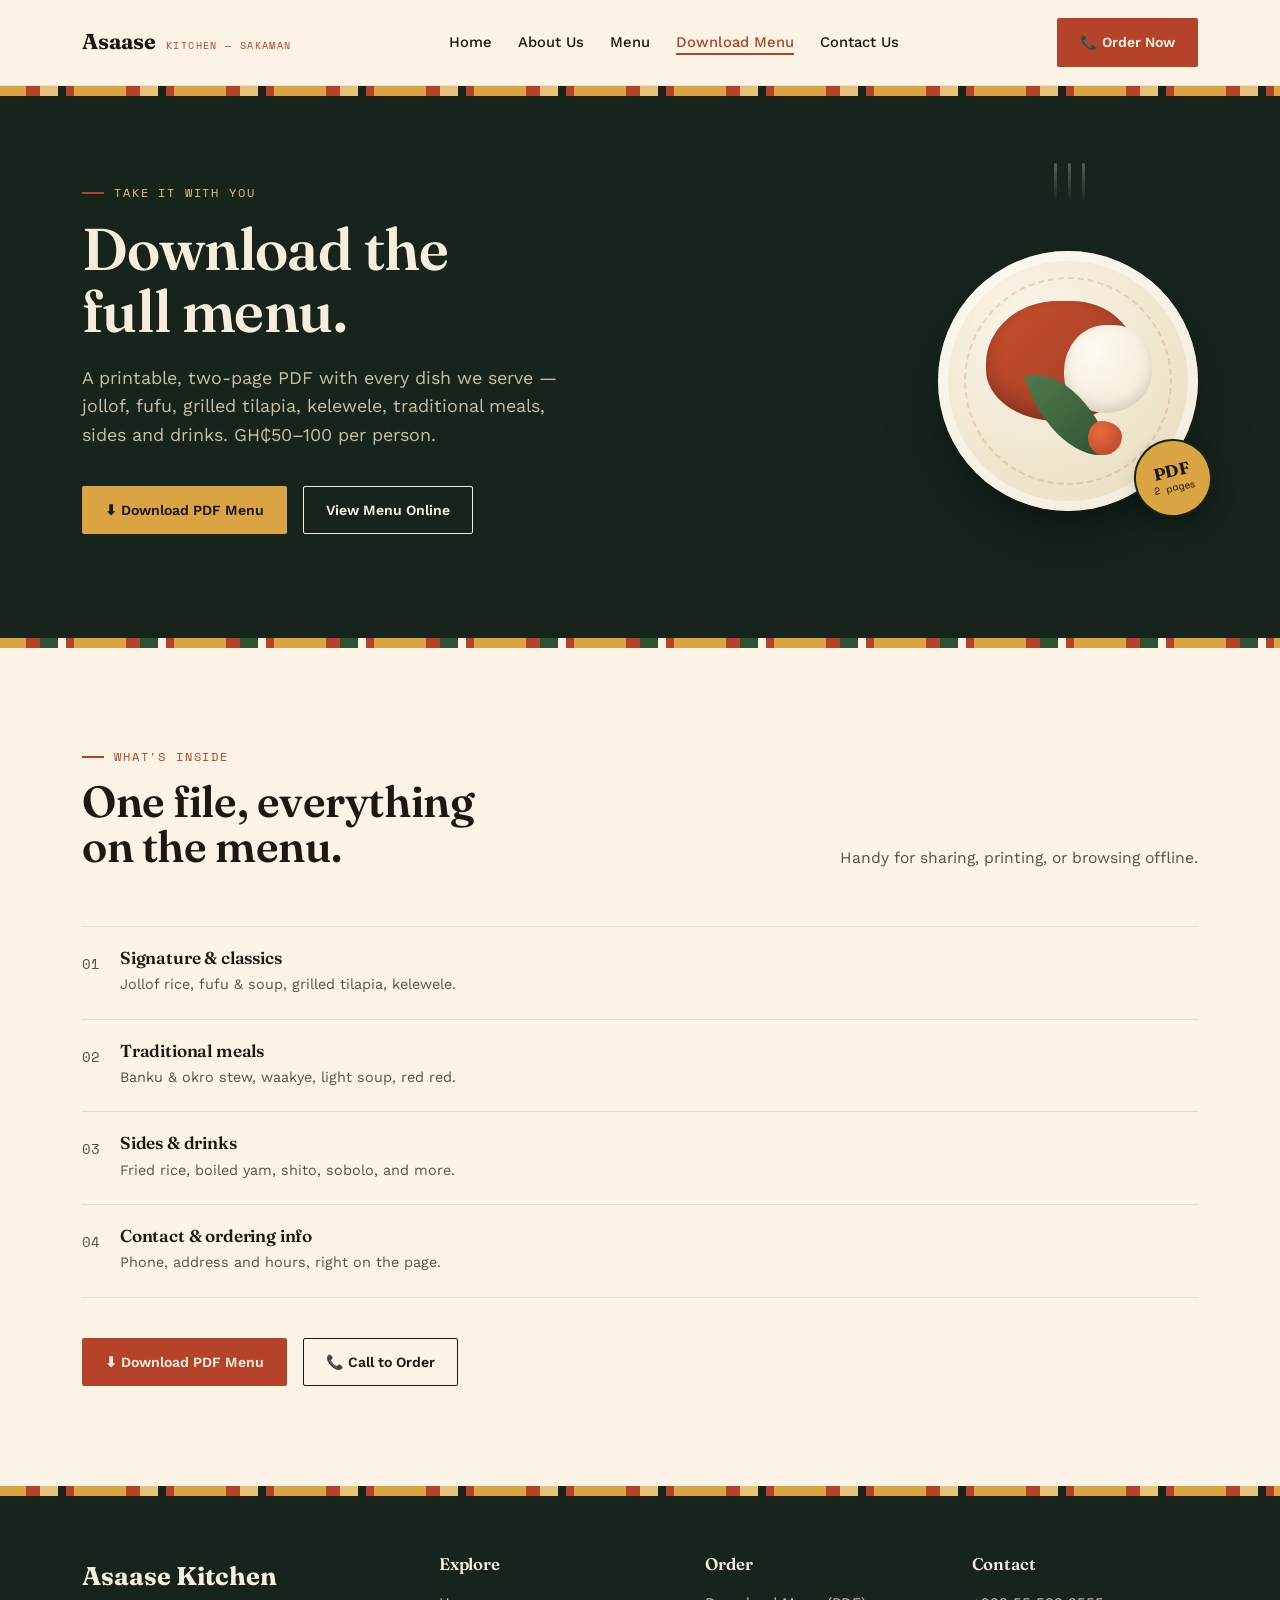
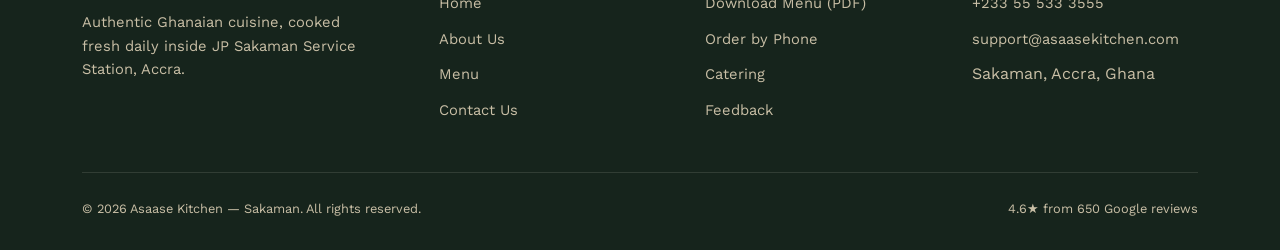
<file: download.html>
<!DOCTYPE html>
<html lang="en">
<head>
<meta charset="UTF-8">
<meta name="viewport" content="width=device-width, initial-scale=1.0">
<title>Download Menu — Asaase Kitchen | Sakaman</title>
<meta name="description" content="Download the full Asaase Kitchen — Sakaman menu as a PDF. Jollof, fufu, grilled tilapia, kelewele, traditional meals, sides and drinks.">
<link rel="preconnect" href="https://fonts.googleapis.com">
<link rel="preconnect" href="https://fonts.gstatic.com" crossorigin>
<link href="https://fonts.googleapis.com/css2?family=Fraunces:opsz,wght@9..144,300;9..144,500;9..144,600;9..144,700;9..144,900&family=Work+Sans:wght@400;500;600&family=Space+Mono:wght@400;700&display=swap" rel="stylesheet">
<link rel="stylesheet" href="styles.css">
</head>
<body>

<header>
  <div class="nav-row">
    <a href="index.html" class="logo">Asaase <span>Kitchen — Sakaman</span></a>
    <nav>
      <ul>
        <li><a href="index.html">Home</a></li>
        <li><a href="about.html">About Us</a></li>
        <li><a href="menu.html">Menu</a></li>
        <li><a href="download.html" class="active">Download Menu</a></li>
        <li><a href="contact.html">Contact Us</a></li>
      </ul>
    </nav>
    <div class="nav-actions">
      <a href="tel:+233555333555" class="btn btn-solid">📞 Order Now</a>
      <button class="menu-toggle" aria-label="Open menu" onclick="document.getElementById('mobileMenu').classList.add('open')">☰</button>
    </div>
  </div>
</header>

<div class="mobile-menu" id="mobileMenu">
  <div class="mobile-menu-top">
    <span class="logo" style="color:var(--text-light)">Asaase Kitchen</span>
    <button class="close-x" onclick="document.getElementById('mobileMenu').classList.remove('open')">✕</button>
  </div>
  <ul>
    <li><a href="index.html">Home</a></li>
    <li><a href="about.html">About Us</a></li>
    <li><a href="menu.html">Menu</a></li>
    <li><a href="download.html">Download Menu</a></li>
    <li><a href="contact.html">Contact Us</a></li>
  </ul>
  <a href="tel:+233555333555" class="btn btn-gold">Order Now</a>
</div>

<div class="kente dark"></div>

<!-- PAGE HERO -->
<section class="hero" style="padding-bottom:60px;">
  <div class="wrap" style="display:flex;justify-content:space-between;align-items:center;gap:40px;flex-wrap:wrap;">
    <div>
      <span class="eyebrow" style="color:var(--gold-soft)">Take it with you</span>
      <h1 style="margin-top:16px;max-width:600px;">Download the<br>full menu.</h1>
      <p class="lede" style="max-width:480px;">A printable, two-page PDF with every dish we serve — jollof, fufu, grilled tilapia, kelewele, traditional meals, sides and drinks. GH₵50–100 per person.</p>
      <div class="hero-ctas">
        <a href="asaase-kitchen-menu.pdf" download class="btn btn-gold">⬇ Download PDF Menu</a>
        <a href="menu.html" class="btn btn-outline-light">View Menu Online</a>
      </div>
    </div>
    <div class="hero-plate-wrap" style="height:320px;">
      <div class="steam"><span></span><span></span><span></span></div>
      <div class="plate" style="width:260px;height:260px;">
        <div class="food-cluster" style="width:180px;height:180px;">
          <div class="blob jollof"></div>
          <div class="blob fufu"></div>
          <div class="blob leaf"></div>
          <div class="blob pepper"></div>
        </div>
        <div class="badge-stamp" style="width:78px;height:78px;">
          <b style="font-size:1.05rem;">PDF</b>2 pages
        </div>
      </div>
    </div>
  </div>
</section>
<div class="kente"></div>

<!-- WHAT'S INSIDE -->
<section class="section-cream">
  <div class="wrap">
    <div class="section-head">
      <div>
        <span class="eyebrow">What's inside</span>
        <h2>One file, everything<br>on the menu.</h2>
      </div>
      <p>Handy for sharing, printing, or browsing offline.</p>
    </div>
    <div class="highlight-list">
      <div class="highlight-item">
        <span class="highlight-num">01</span>
        <div><h4>Signature &amp; classics</h4><span>Jollof rice, fufu &amp; soup, grilled tilapia, kelewele.</span></div>
      </div>
      <div class="highlight-item">
        <span class="highlight-num">02</span>
        <div><h4>Traditional meals</h4><span>Banku &amp; okro stew, waakye, light soup, red red.</span></div>
      </div>
      <div class="highlight-item">
        <span class="highlight-num">03</span>
        <div><h4>Sides &amp; drinks</h4><span>Fried rice, boiled yam, shito, sobolo, and more.</span></div>
      </div>
      <div class="highlight-item">
        <span class="highlight-num">04</span>
        <div><h4>Contact &amp; ordering info</h4><span>Phone, address and hours, right on the page.</span></div>
      </div>
    </div>
    <div style="margin-top:40px;display:flex;gap:16px;flex-wrap:wrap;">
      <a href="asaase-kitchen-menu.pdf" download class="btn btn-solid">⬇ Download PDF Menu</a>
      <a href="tel:+233555333555" class="btn btn-outline">📞 Call to Order</a>
    </div>
  </div>
</section>

<!-- FOOTER -->
<div class="kente dark"></div>
<footer>
  <div class="wrap">
    <div class="footer-grid">
      <div>
        <div class="footer-logo">Asaase Kitchen</div>
        <p style="max-width:280px;font-size:0.92rem;">Authentic Ghanaian cuisine, cooked fresh daily inside JP Sakaman Service Station, Accra.</p>
      </div>
      <div>
        <h4>Explore</h4>
        <ul>
          <li><a href="index.html">Home</a></li>
          <li><a href="about.html">About Us</a></li>
          <li><a href="menu.html">Menu</a></li>
          <li><a href="contact.html">Contact Us</a></li>
        </ul>
      </div>
      <div>
        <h4>Order</h4>
        <ul>
          <li><a href="download.html">Download Menu (PDF)</a></li>
          <li><a href="tel:+233555333555">Order by Phone</a></li>
          <li><a href="mailto:catering@asaasekitchen.com">Catering</a></li>
          <li><a href="mailto:feedback@asaasekitchen.com">Feedback</a></li>
        </ul>
      </div>
      <div>
        <h4>Contact</h4>
        <ul>
          <li><a href="tel:+233555333555">+233 55 533 3555</a></li>
          <li><a href="mailto:support@asaasekitchen.com">support@asaasekitchen.com</a></li>
          <li>Sakaman, Accra, Ghana</li>
        </ul>
      </div>
    </div>
    <div class="footer-bottom">
      <span>© 2026 Asaase Kitchen — Sakaman. All rights reserved.</span>
      <span>4.6★ from 650 Google reviews</span>
    </div>
  </div>
</footer>

</body>
</html>
</file>
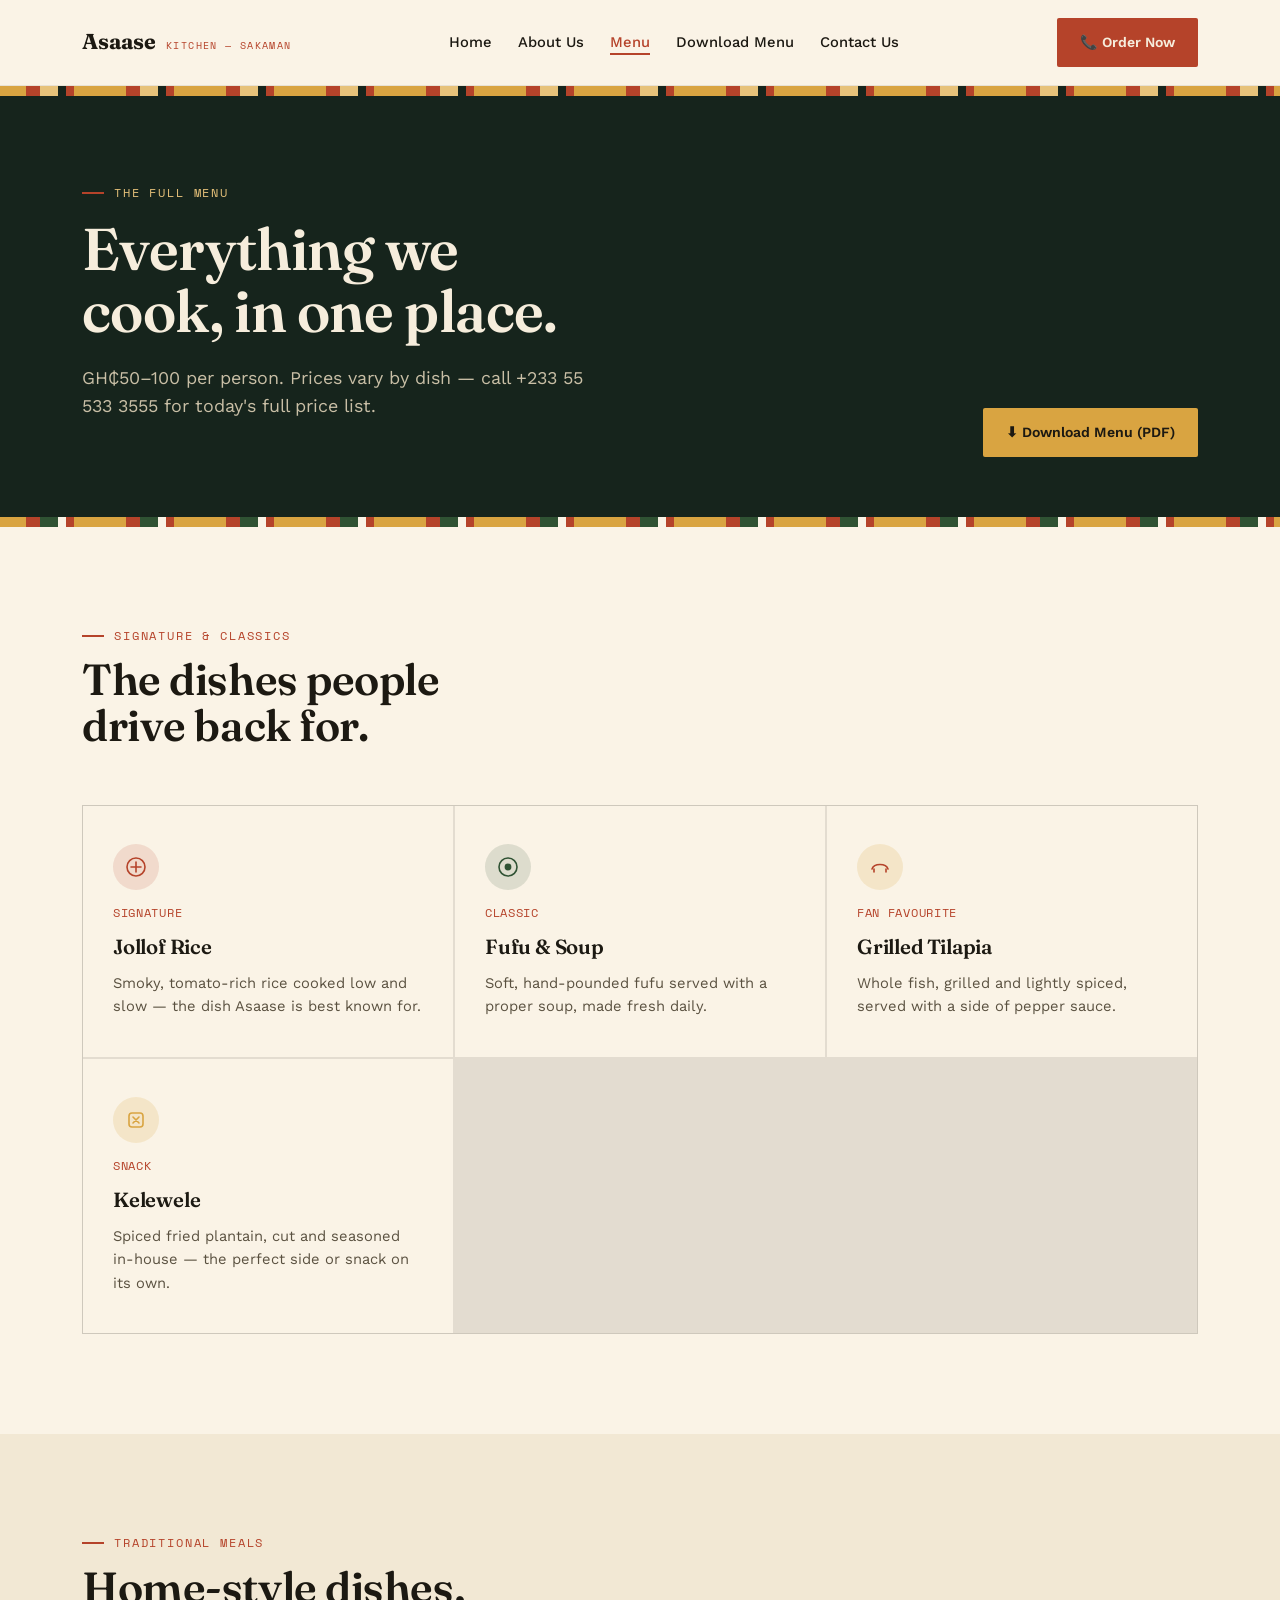
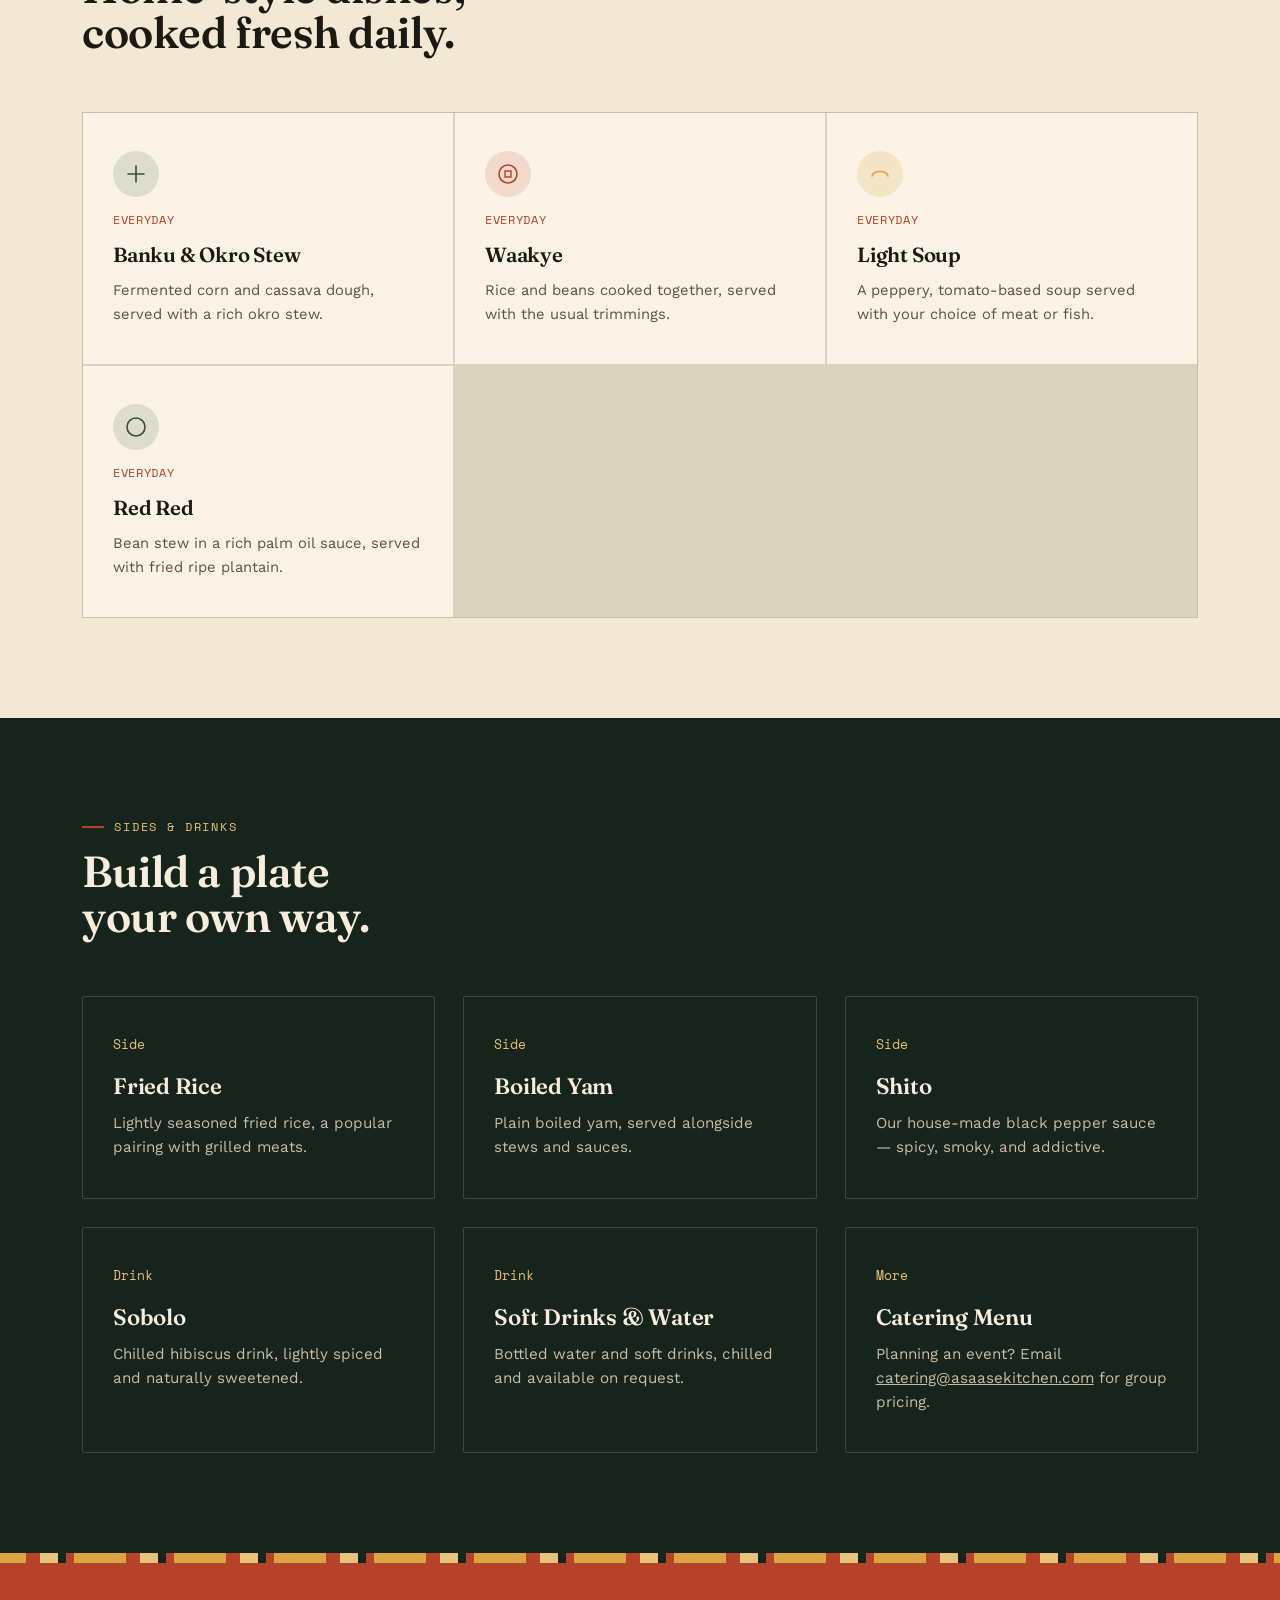
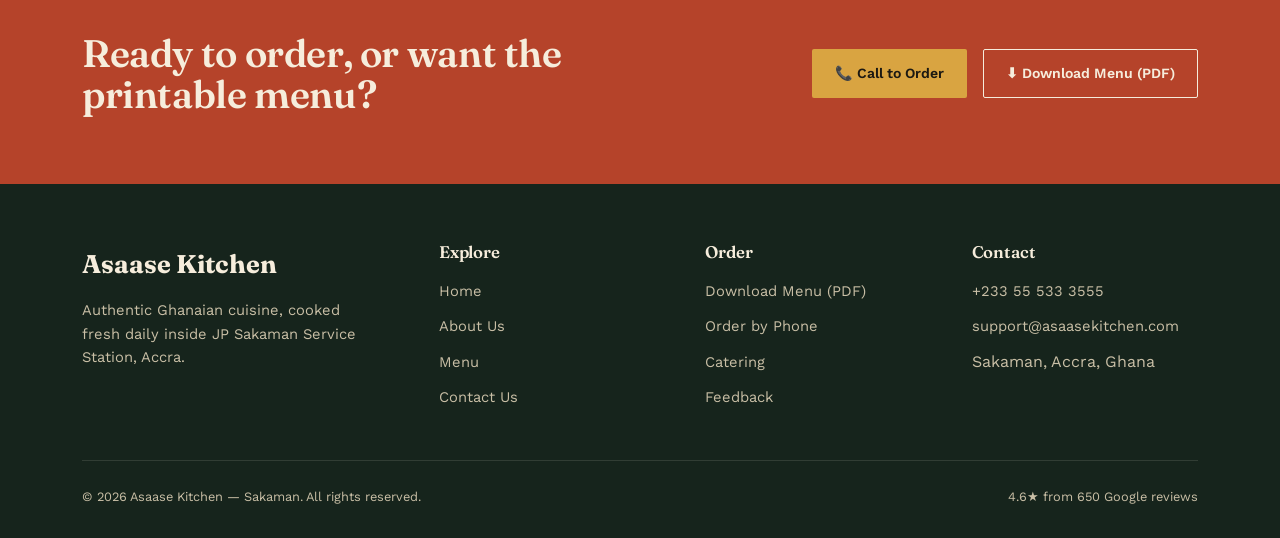
<file: menu.html>
<!DOCTYPE html>
<html lang="en">
<head>
<meta charset="UTF-8">
<meta name="viewport" content="width=device-width, initial-scale=1.0">
<title>Menu — Asaase Kitchen | Sakaman</title>
<meta name="description" content="Full menu for Asaase Kitchen — Sakaman: jollof, fufu, grilled tilapia, kelewele, traditional Ghanaian meals, sides and drinks. Download the PDF menu.">
<link rel="preconnect" href="https://fonts.googleapis.com">
<link rel="preconnect" href="https://fonts.gstatic.com" crossorigin>
<link href="https://fonts.googleapis.com/css2?family=Fraunces:opsz,wght@9..144,300;9..144,500;9..144,600;9..144,700;9..144,900&family=Work+Sans:wght@400;500;600&family=Space+Mono:wght@400;700&display=swap" rel="stylesheet">
<link rel="stylesheet" href="styles.css">
</head>
<body>

<header>
  <div class="nav-row">
    <a href="index.html" class="logo">Asaase <span>Kitchen — Sakaman</span></a>
    <nav>
      <ul>
        <li><a href="index.html">Home</a></li>
        <li><a href="about.html">About Us</a></li>
        <li><a href="menu.html" class="active">Menu</a></li>
        <li><a href="download.html">Download Menu</a></li>
        <li><a href="contact.html">Contact Us</a></li>
      </ul>
    </nav>
    <div class="nav-actions">
      <a href="tel:+233555333555" class="btn btn-solid">📞 Order Now</a>
      <button class="menu-toggle" aria-label="Open menu" onclick="document.getElementById('mobileMenu').classList.add('open')">☰</button>
    </div>
  </div>
</header>

<div class="mobile-menu" id="mobileMenu">
  <div class="mobile-menu-top">
    <span class="logo" style="color:var(--text-light)">Asaase Kitchen</span>
    <button class="close-x" onclick="document.getElementById('mobileMenu').classList.remove('open')">✕</button>
  </div>
  <ul>
    <li><a href="index.html">Home</a></li>
    <li><a href="about.html">About Us</a></li>
    <li><a href="menu.html">Menu</a></li>
    <li><a href="download.html">Download Menu</a></li>
    <li><a href="contact.html">Contact Us</a></li>
  </ul>
  <a href="tel:+233555333555" class="btn btn-gold">Order Now</a>
</div>

<div class="kente dark"></div>

<!-- PAGE HERO -->
<section class="hero" style="padding-bottom:60px;">
  <div class="wrap" style="display:flex;justify-content:space-between;align-items:flex-end;gap:30px;flex-wrap:wrap;">
    <div>
      <span class="eyebrow" style="color:var(--gold-soft)">The full menu</span>
      <h1 style="margin-top:16px;max-width:640px;">Everything we<br>cook, in one place.</h1>
      <p class="lede" style="max-width:520px;">GH₵50–100 per person. Prices vary by dish — call +233 55 533 3555 for today's full price list.</p>
    </div>
    <a href="asaase-kitchen-menu.pdf" download class="btn btn-gold">⬇ Download Menu (PDF)</a>
  </div>
</section>
<div class="kente"></div>

<!-- SIGNATURE & CLASSICS -->
<section class="section-cream" id="signature">
  <div class="wrap">
    <div class="section-head">
      <div>
        <span class="eyebrow">Signature &amp; classics</span>
        <h2>The dishes people<br>drive back for.</h2>
      </div>
    </div>
    <div class="dish-grid">
      <div class="dish-card">
        <div class="dish-icon" style="background:rgba(181,67,42,0.14);">
          <svg viewBox="0 0 24 24" fill="none"><circle cx="12" cy="12" r="9" stroke="#B5432A" stroke-width="1.6"/><path d="M7 12h10M12 7v10" stroke="#B5432A" stroke-width="1.6" stroke-linecap="round"/></svg>
        </div>
        <span class="dish-tag">Signature</span>
        <h3>Jollof Rice</h3>
        <p>Smoky, tomato-rich rice cooked low and slow — the dish Asaase is best known for.</p>
      </div>
      <div class="dish-card">
        <div class="dish-icon" style="background:rgba(47,82,51,0.14);">
          <svg viewBox="0 0 24 24" fill="none"><circle cx="12" cy="12" r="9" stroke="#2F5233" stroke-width="1.6"/><circle cx="12" cy="12" r="3.4" fill="#2F5233"/></svg>
        </div>
        <span class="dish-tag">Classic</span>
        <h3>Fufu &amp; Soup</h3>
        <p>Soft, hand-pounded fufu served with a proper soup, made fresh daily.</p>
      </div>
      <div class="dish-card">
        <div class="dish-icon" style="background:rgba(217,164,65,0.18);">
          <svg viewBox="0 0 24 24" fill="none"><path d="M4 14c2-6 14-6 16 0" stroke="#B5432A" stroke-width="1.6" stroke-linecap="round"/><path d="M6 14v3M18 14v3" stroke="#B5432A" stroke-width="1.6" stroke-linecap="round"/></svg>
        </div>
        <span class="dish-tag">Fan favourite</span>
        <h3>Grilled Tilapia</h3>
        <p>Whole fish, grilled and lightly spiced, served with a side of pepper sauce.</p>
      </div>
      <div class="dish-card">
        <div class="dish-icon" style="background:rgba(217,164,65,0.18);">
          <svg viewBox="0 0 24 24" fill="none"><rect x="5" y="5" width="14" height="14" rx="3" stroke="#D9A441" stroke-width="1.6"/><path d="M9 9l6 6M15 9l-6 6" stroke="#D9A441" stroke-width="1.6" stroke-linecap="round"/></svg>
        </div>
        <span class="dish-tag">Snack</span>
        <h3>Kelewele</h3>
        <p>Spiced fried plantain, cut and seasoned in-house — the perfect side or snack on its own.</p>
      </div>
    </div>
  </div>
</section>

<!-- TRADITIONAL MEALS -->
<section class="section-cream2" id="traditional">
  <div class="wrap">
    <div class="section-head">
      <div>
        <span class="eyebrow">Traditional meals</span>
        <h2>Home-style dishes,<br>cooked fresh daily.</h2>
      </div>
    </div>
    <div class="dish-grid">
      <div class="dish-card">
        <div class="dish-icon" style="background:rgba(47,82,51,0.14);">
          <svg viewBox="0 0 24 24" fill="none"><path d="M12 4v16M4 12h16" stroke="#2F5233" stroke-width="1.6" stroke-linecap="round"/></svg>
        </div>
        <span class="dish-tag">Everyday</span>
        <h3>Banku &amp; Okro Stew</h3>
        <p>Fermented corn and cassava dough, served with a rich okro stew.</p>
      </div>
      <div class="dish-card">
        <div class="dish-icon" style="background:rgba(181,67,42,0.14);">
          <svg viewBox="0 0 24 24" fill="none"><circle cx="12" cy="12" r="9" stroke="#B5432A" stroke-width="1.6"/><path d="M9 9h6v6H9z" stroke="#B5432A" stroke-width="1.4"/></svg>
        </div>
        <span class="dish-tag">Everyday</span>
        <h3>Waakye</h3>
        <p>Rice and beans cooked together, served with the usual trimmings.</p>
      </div>
      <div class="dish-card">
        <div class="dish-icon" style="background:rgba(217,164,65,0.18);">
          <svg viewBox="0 0 24 24" fill="none"><path d="M4 14c2-6 14-6 16 0" stroke="#D9A441" stroke-width="1.6" stroke-linecap="round"/></svg>
        </div>
        <span class="dish-tag">Everyday</span>
        <h3>Light Soup</h3>
        <p>A peppery, tomato-based soup served with your choice of meat or fish.</p>
      </div>
      <div class="dish-card">
        <div class="dish-icon" style="background:rgba(47,82,51,0.14);">
          <svg viewBox="0 0 24 24" fill="none"><circle cx="12" cy="12" r="9" stroke="#2F5233" stroke-width="1.6"/></svg>
        </div>
        <span class="dish-tag">Everyday</span>
        <h3>Red Red</h3>
        <p>Bean stew in a rich palm oil sauce, served with fried ripe plantain.</p>
      </div>
    </div>
  </div>
</section>

<!-- SIDES & DRINKS -->
<section class="section-dark" id="sides">
  <div class="wrap">
    <div class="section-head">
      <div>
        <span class="eyebrow" style="color:var(--gold-soft)">Sides &amp; drinks</span>
        <h2 style="color:var(--text-light)">Build a plate<br>your own way.</h2>
      </div>
    </div>
    <div class="service-grid">
      <div class="service-card">
        <span class="num">Side</span>
        <h3>Fried Rice</h3>
        <p>Lightly seasoned fried rice, a popular pairing with grilled meats.</p>
      </div>
      <div class="service-card">
        <span class="num">Side</span>
        <h3>Boiled Yam</h3>
        <p>Plain boiled yam, served alongside stews and sauces.</p>
      </div>
      <div class="service-card">
        <span class="num">Side</span>
        <h3>Shito</h3>
        <p>Our house-made black pepper sauce — spicy, smoky, and addictive.</p>
      </div>
      <div class="service-card">
        <span class="num">Drink</span>
        <h3>Sobolo</h3>
        <p>Chilled hibiscus drink, lightly spiced and naturally sweetened.</p>
      </div>
      <div class="service-card">
        <span class="num">Drink</span>
        <h3>Soft Drinks &amp; Water</h3>
        <p>Bottled water and soft drinks, chilled and available on request.</p>
      </div>
      <div class="service-card">
        <span class="num">More</span>
        <h3>Catering Menu</h3>
        <p>Planning an event? Email <a href="mailto:catering@asaasekitchen.com" style="text-decoration:underline;">catering@asaasekitchen.com</a> for group pricing.</p>
      </div>
    </div>
  </div>
</section>
<div class="kente dark"></div>

<!-- ORDER CTA -->
<section class="order-banner" id="order">
  <div class="wrap">
    <h2>Ready to order, or want the printable menu?</h2>
    <div class="order-banner-ctas">
      <a href="tel:+233555333555" class="btn btn-gold">📞 Call to Order</a>
      <a href="asaase-kitchen-menu.pdf" download class="btn btn-outline-light">⬇ Download Menu (PDF)</a>
    </div>
  </div>
</section>

<!-- FOOTER -->
<footer>
  <div class="wrap">
    <div class="footer-grid">
      <div>
        <div class="footer-logo">Asaase Kitchen</div>
        <p style="max-width:280px;font-size:0.92rem;">Authentic Ghanaian cuisine, cooked fresh daily inside JP Sakaman Service Station, Accra.</p>
      </div>
      <div>
        <h4>Explore</h4>
        <ul>
          <li><a href="index.html">Home</a></li>
          <li><a href="about.html">About Us</a></li>
          <li><a href="menu.html">Menu</a></li>
          <li><a href="contact.html">Contact Us</a></li>
        </ul>
      </div>
      <div>
        <h4>Order</h4>
        <ul>
          <li><a href="download.html">Download Menu (PDF)</a></li>
          <li><a href="tel:+233555333555">Order by Phone</a></li>
          <li><a href="mailto:catering@asaasekitchen.com">Catering</a></li>
          <li><a href="mailto:feedback@asaasekitchen.com">Feedback</a></li>
        </ul>
      </div>
      <div>
        <h4>Contact</h4>
        <ul>
          <li><a href="tel:+233555333555">+233 55 533 3555</a></li>
          <li><a href="mailto:support@asaasekitchen.com">support@asaasekitchen.com</a></li>
          <li>Sakaman, Accra, Ghana</li>
        </ul>
      </div>
    </div>
    <div class="footer-bottom">
      <span>© 2026 Asaase Kitchen — Sakaman. All rights reserved.</span>
      <span>4.6★ from 650 Google reviews</span>
    </div>
  </div>
</footer>

</body>
</html>
</file>
<file: styles.css>
:root{
    --bg-dark:#16241C;
    --bg-dark-2:#1D2F23;
    --bg-cream:#FAF3E6;
    --bg-cream-2:#F2E8D4;
    --green:#2F5233;
    --green-light:#3E6B45;
    --gold:#D9A441;
    --gold-soft:#E7C27A;
    --terracotta:#B5432A;
    --terracotta-soft:#C9603F;
    --text-dark:#1C1912;
    --text-light:#F6EDDC;
    --text-muted-dark:#5A5140;
    --text-muted-light:#C9BFA6;
    --radius:2px;
  }
  *{margin:0;padding:0;box-sizing:border-box;}
  html{scroll-behavior:smooth;}
  body{
    background:var(--bg-cream);
    color:var(--text-dark);
    font-family:'Work Sans',sans-serif;
    font-size:16px;
    line-height:1.6;
    overflow-x:hidden;
  }
  h1,h2,h3,h4{
    font-family:'Fraunces',serif;
    font-weight:600;
    line-height:1.05;
    letter-spacing:-0.01em;
  }
  a{color:inherit;text-decoration:none;}
  img{max-width:100%;display:block;}
  .eyebrow{
    font-family:'Space Mono',monospace;
    font-size:0.72rem;
    letter-spacing:0.16em;
    text-transform:uppercase;
    color:var(--terracotta);
    display:flex;
    align-items:center;
    gap:10px;
  }
  .eyebrow::before{
    content:'';
    width:22px;height:2px;
    background:var(--terracotta);
    display:inline-block;
  }
  .wrap{
    max-width:1180px;
    margin:0 auto;
    padding:0 32px;
  }

  /* ---------- Kente stripe divider (signature element) ---------- */
  .kente{
    height:10px;
    width:100%;
    background:repeating-linear-gradient(
      90deg,
      var(--gold) 0px, var(--gold) 26px,
      var(--terracotta) 26px, var(--terracotta) 40px,
      var(--green) 40px, var(--green) 58px,
      var(--bg-cream) 58px, var(--bg-cream) 66px,
      var(--terracotta) 66px, var(--terracotta) 74px,
      var(--gold) 74px, var(--gold) 100px
    );
  }
  .kente.dark{
    background:repeating-linear-gradient(
      90deg,
      var(--gold) 0px, var(--gold) 26px,
      var(--terracotta) 26px, var(--terracotta) 40px,
      var(--gold-soft) 40px, var(--gold-soft) 58px,
      var(--bg-dark) 58px, var(--bg-dark) 66px,
      var(--terracotta) 66px, var(--terracotta) 74px,
      var(--gold) 74px, var(--gold) 100px
    );
  }

  /* ---------- Header ---------- */
  header{
    position:sticky;top:0;z-index:100;
    background:var(--bg-cream);
    border-bottom:1px solid rgba(28,25,18,0.08);
  }
  .nav-row{
    display:flex;
    align-items:center;
    justify-content:space-between;
    padding:18px 32px;
    max-width:1180px;
    margin:0 auto;
  }
  .logo{
    display:flex;
    align-items:baseline;
    gap:10px;
    font-family:'Fraunces',serif;
    font-weight:700;
    font-size:1.35rem;
    color:var(--text-dark);
  }
  .logo span{
    font-family:'Space Mono',monospace;
    font-size:0.62rem;
    letter-spacing:0.14em;
    text-transform:uppercase;
    color:var(--terracotta);
    font-weight:400;
  }
  nav ul{
    display:flex;
    gap:26px;
    list-style:none;
  }
  nav ul li a{
    font-size:0.92rem;
    font-weight:500;
    color:var(--text-dark);
    position:relative;
    padding-bottom:4px;
  }
  nav ul li a::after{
    content:'';
    position:absolute;
    left:0;bottom:0;
    width:0;height:2px;
    background:var(--terracotta);
    transition:width .25s ease;
  }
  nav ul li a:hover::after{width:100%;}
  nav ul li a.active{color:var(--terracotta);}
  nav ul li a.active::after{width:100%;}
  .nav-actions{display:flex;align-items:center;gap:18px;}
  .btn{
    display:inline-flex;
    align-items:center;
    gap:8px;
    padding:12px 22px;
    font-size:0.88rem;
    font-weight:600;
    border-radius:var(--radius);
    border:1.5px solid transparent;
    cursor:pointer;
    transition:transform .2s ease, background .2s ease, color .2s ease, border-color .2s ease;
    white-space:nowrap;
  }
  .btn:hover{transform:translateY(-2px);}
  .btn-solid{background:var(--terracotta);color:var(--text-light);}
  .btn-solid:hover{background:#9c3a23;}
  .btn-outline{border-color:var(--text-dark);color:var(--text-dark);}
  .btn-outline:hover{background:var(--text-dark);color:var(--bg-cream);}
  .btn-outline-light{border-color:var(--text-light);color:var(--text-light);}
  .btn-outline-light:hover{background:var(--text-light);color:var(--bg-dark);}
  .btn-gold{background:var(--gold);color:var(--text-dark);}
  .btn-gold:hover{background:var(--gold-soft);}

  .menu-toggle{display:none;background:none;border:none;font-size:1.6rem;cursor:pointer;color:var(--text-dark);}

  /* ---------- Hero ---------- */
  .hero{
    background:var(--bg-dark);
    color:var(--text-light);
    position:relative;
    padding:88px 0 0;
    overflow:hidden;
  }
  .hero-grid{
    display:grid;
    grid-template-columns:1.1fr 0.9fr;
    gap:60px;
    align-items:center;
    padding-bottom:70px;
  }
  .rating-pill{
    display:inline-flex;
    align-items:center;
    gap:10px;
    background:rgba(217,164,65,0.14);
    border:1px solid rgba(217,164,65,0.4);
    padding:8px 16px;
    border-radius:40px;
    font-family:'Space Mono',monospace;
    font-size:0.78rem;
    color:var(--gold-soft);
    margin-bottom:28px;
  }
  .hero h1{
    font-size:clamp(2.6rem,4.6vw,4.1rem);
    color:var(--text-light);
    margin-bottom:22px;
  }
  .hero h1 em{
    font-style:italic;
    color:var(--gold-soft);
    font-weight:500;
  }
  .hero p.lede{
    font-size:1.12rem;
    color:var(--text-muted-light);
    max-width:480px;
    margin-bottom:36px;
  }
  .hero-ctas{display:flex;gap:16px;flex-wrap:wrap;margin-bottom:44px;}
  .hero-meta{
    display:flex;
    gap:36px;
    flex-wrap:wrap;
    border-top:1px solid rgba(246,237,220,0.15);
    padding-top:26px;
  }
  .hero-meta div{display:flex;flex-direction:column;gap:4px;}
  .hero-meta b{font-family:'Fraunces',serif;font-size:1.5rem;font-weight:600;}
  .hero-meta span{font-size:0.78rem;color:var(--text-muted-light);font-family:'Space Mono',monospace;letter-spacing:.03em;}

  /* Hero visual: abstract plate composition, css-only */
  .hero-plate-wrap{
    position:relative;
    display:flex;
    align-items:center;
    justify-content:center;
    height:440px;
  }
  .plate{
    width:340px;height:340px;
    border-radius:50%;
    background:radial-gradient(circle at 35% 30%, #FBF6EA, #ECE1C6 72%, #DCCBA1 100%);
    box-shadow:0 30px 60px -15px rgba(0,0,0,0.5), inset 0 0 0 10px rgba(255,255,255,0.5);
    position:relative;
    display:flex;
    align-items:center;
    justify-content:center;
  }
  .plate::before{
    content:'';
    position:absolute;
    inset:26px;
    border-radius:50%;
    border:2px dashed rgba(181,67,42,0.18);
  }
  .food-cluster{
    width:230px;height:230px;
    position:relative;
  }
  .blob{position:absolute;border-radius:50% 45% 55% 50%/55% 50% 50% 45%;}
  .blob.jollof{
    width:150px;height:120px;top:10px;left:8px;
    background:linear-gradient(135deg,#C9502E,#9C3A23);
    box-shadow:inset 0 -8px 18px rgba(0,0,0,0.25);
  }
  .blob.fufu{
    width:88px;height:88px;top:34px;right:6px;
    background:radial-gradient(circle at 35% 30%,#FDFBF3,#EFE6CE);
    box-shadow:inset 0 -6px 12px rgba(0,0,0,0.12);
  }
  .blob.leaf{
    width:60px;height:100px;bottom:6px;left:60px;
    background:linear-gradient(160deg,#4F7A4B,#2F5233);
    border-radius:0 100% 0 100%;
    transform:rotate(-18deg);
  }
  .blob.pepper{
    width:34px;height:34px;bottom:16px;right:36px;
    background:radial-gradient(circle at 35% 30%,#E86B3A,#B5432A);
    border-radius:40% 60% 55% 45%/50% 45% 55% 50%;
  }
  .steam{
    position:absolute;
    top:-58px;left:50%;
    width:2px;height:60px;
    opacity:0.5;
  }
  .steam span{
    position:absolute;
    width:3px;height:40px;
    background:linear-gradient(to top, rgba(246,237,220,0), rgba(246,237,220,0.6));
    border-radius:4px;
    animation:rise 3.2s ease-in-out infinite;
  }
  .steam span:nth-child(1){left:-14px;animation-delay:0s;}
  .steam span:nth-child(2){left:0px;animation-delay:1s;}
  .steam span:nth-child(3){left:14px;animation-delay:2s;}
  @keyframes rise{
    0%{transform:translateY(10px);opacity:0;}
    30%{opacity:0.7;}
    100%{transform:translateY(-40px);opacity:0;}
  }
  @media (prefers-reduced-motion: reduce){
    .steam span{animation:none;opacity:0.35;}
  }
  .badge-stamp{
    position:absolute;
    bottom:-6px;right:-14px;
    background:var(--gold);
    color:var(--text-dark);
    width:96px;height:96px;
    border-radius:50%;
    display:flex;
    flex-direction:column;
    align-items:center;
    justify-content:center;
    font-family:'Space Mono',monospace;
    font-size:0.62rem;
    text-align:center;
    line-height:1.3;
    transform:rotate(-12deg);
    box-shadow:0 12px 24px -6px rgba(0,0,0,0.4);
    border:2px solid var(--bg-dark);
  }
  .badge-stamp b{font-family:'Fraunces',serif;font-size:1.3rem;display:block;}

  /* ---------- Section shells ---------- */
  section{padding:100px 0;}
  .section-cream{background:var(--bg-cream);}
  .section-cream2{background:var(--bg-cream-2);}
  .section-dark{background:var(--bg-dark);color:var(--text-light);}
  .section-head{
    display:flex;
    justify-content:space-between;
    align-items:flex-end;
    gap:40px;
    margin-bottom:56px;
    flex-wrap:wrap;
  }
  .section-head h2{font-size:clamp(2rem,3.4vw,2.9rem);margin-top:12px;}
  .section-head p{max-width:380px;color:var(--text-muted-dark);font-size:0.98rem;}
  .section-dark .section-head p{color:var(--text-muted-light);}

  /* ---------- About / highlights ---------- */
  .about-grid{
    display:grid;
    grid-template-columns:1fr 1fr;
    gap:64px;
    align-items:start;
  }
  .about-grid p{color:var(--text-muted-dark);margin-bottom:18px;font-size:1.02rem;max-width:480px;}
  .highlight-list{
    display:flex;
    flex-direction:column;
    gap:0;
  }
  .highlight-item{
    display:flex;
    gap:20px;
    padding:22px 0;
    border-top:1px solid rgba(28,25,18,0.1);
  }
  .highlight-item:last-child{border-bottom:1px solid rgba(28,25,18,0.1);}
  .highlight-num{
    font-family:'Space Mono',monospace;
    font-size:0.8rem;
    color:var(--terracotta);
    padding-top:3px;
  }
  .highlight-item h4{font-size:1.08rem;margin-bottom:4px;}
  .highlight-item span{color:var(--text-muted-dark);font-size:0.9rem;}

  /* ---------- Dishes ---------- */
  .dish-grid{
    display:grid;
    grid-template-columns:repeat(3,1fr);
    gap:2px;
    background:rgba(28,25,18,0.1);
    border:1px solid rgba(28,25,18,0.1);
  }
  .dish-card{
    background:var(--bg-cream);
    padding:38px 30px;
    display:flex;
    flex-direction:column;
    gap:14px;
    min-height:230px;
    transition:background .25s ease;
    position:relative;
  }
  .dish-card:hover{background:var(--bg-cream-2);}
  .dish-icon{
    width:46px;height:46px;
    border-radius:50%;
    display:flex;align-items:center;justify-content:center;
  }
  .dish-icon svg{width:24px;height:24px;}
  .dish-card h3{font-size:1.28rem;}
  .dish-card p{color:var(--text-muted-dark);font-size:0.92rem;flex-grow:1;}
  .dish-tag{
    font-family:'Space Mono',monospace;
    font-size:0.72rem;
    letter-spacing:.06em;
    text-transform:uppercase;
    color:var(--terracotta);
  }

  /* ---------- Services ---------- */
  .service-grid{
    display:grid;
    grid-template-columns:repeat(3,1fr);
    gap:28px;
  }
  .service-card{
    border:1.5px solid rgba(246,237,220,0.18);
    padding:38px 30px;
    border-radius:var(--radius);
    transition:border-color .25s ease, transform .25s ease;
  }
  .service-card:hover{border-color:var(--gold);transform:translateY(-4px);}
  .service-card .num{
    font-family:'Space Mono',monospace;
    color:var(--gold-soft);
    font-size:0.8rem;
    margin-bottom:20px;
    display:block;
  }
  .service-card h3{font-size:1.4rem;margin-bottom:12px;color:var(--text-light);}
  .service-card p{color:var(--text-muted-light);font-size:0.95rem;}

  /* ---------- Reviews ---------- */
  .review-strip{
    display:grid;
    grid-template-columns:repeat(3,1fr);
    gap:28px;
  }
  .review-card{
    background:var(--bg-cream);
    border:1px solid rgba(28,25,18,0.1);
    padding:32px;
    position:relative;
  }
  .review-stars{color:var(--gold);font-family:'Space Mono',monospace;font-size:0.85rem;margin-bottom:16px;letter-spacing:2px;}
  .review-card p.quote{font-size:1.02rem;font-family:'Fraunces',serif;font-weight:400;font-style:italic;margin-bottom:20px;line-height:1.5;}
  .review-name{font-family:'Space Mono',monospace;font-size:0.76rem;text-transform:uppercase;color:var(--text-muted-dark);letter-spacing:.05em;}
  .review-summary{
    display:flex;
    align-items:center;
    gap:24px;
    margin-top:46px;
    padding-top:36px;
    border-top:1px solid rgba(28,25,18,0.1);
    flex-wrap:wrap;
  }
  .review-summary .score{font-family:'Fraunces',serif;font-size:3rem;font-weight:700;}
  .review-summary .score-sub{font-family:'Space Mono',monospace;font-size:0.8rem;color:var(--text-muted-dark);}
  .review-note{color:var(--text-muted-dark);font-size:0.92rem;max-width:500px;}

  /* ---------- Order / CTA banner ---------- */
  .order-banner{
    background:var(--terracotta);
    color:var(--text-light);
    padding:70px 0;
  }
  .order-banner .wrap{
    display:flex;
    justify-content:space-between;
    align-items:center;
    gap:40px;
    flex-wrap:wrap;
  }
  .order-banner h2{font-size:clamp(1.8rem,3vw,2.5rem);max-width:520px;color:var(--text-light);}
  .order-banner-ctas{display:flex;gap:16px;flex-wrap:wrap;}

  /* ---------- Location / Contact ---------- */
  .contact-grid{
    display:grid;
    grid-template-columns:1fr 1fr;
    gap:64px;
  }
  .info-block{margin-bottom:30px;}
  .info-block .eyebrow{margin-bottom:10px;}
  .info-block p, .info-block a.line{font-size:1.05rem;margin-bottom:2px;}
  .info-block a.line:hover{color:var(--terracotta);}
  .map-frame{
    border:1px solid rgba(28,25,18,0.12);
    background:
      linear-gradient(135deg, rgba(47,82,51,0.08), rgba(181,67,42,0.06)),
      repeating-linear-gradient(0deg, rgba(28,25,18,0.04) 0 1px, transparent 1px 34px),
      repeating-linear-gradient(90deg, rgba(28,25,18,0.04) 0 1px, transparent 1px 34px);
    min-height:360px;
    position:relative;
    display:flex;
    align-items:center;
    justify-content:center;
  }
  .map-pin{
    display:flex;
    flex-direction:column;
    align-items:center;
    gap:10px;
  }
  .map-pin .dot{
    width:18px;height:18px;
    background:var(--terracotta);
    border-radius:50% 50% 50% 0;
    transform:rotate(-45deg);
    box-shadow:0 8px 18px rgba(181,67,42,0.4);
  }
  .map-pin span{
    font-family:'Space Mono',monospace;
    font-size:0.78rem;
    color:var(--text-muted-dark);
    text-align:center;
    max-width:220px;
  }
  .hours-list{display:flex;flex-direction:column;gap:8px;margin-top:8px;}
  .hours-list div{display:flex;justify-content:space-between;font-size:0.95rem;max-width:280px;}
  .hours-list span:last-child{font-family:'Space Mono',monospace;font-size:0.85rem;color:var(--text-muted-dark);}

  /* ---------- Footer ---------- */
  footer{background:var(--bg-dark);color:var(--text-muted-light);padding:60px 0 30px;}
  .footer-grid{
    display:grid;
    grid-template-columns:1.4fr 1fr 1fr 1fr;
    gap:40px;
    margin-bottom:50px;
  }
  .footer-grid h4{color:var(--text-light);font-family:'Fraunces',serif;font-size:1.05rem;margin-bottom:16px;font-weight:600;}
  .footer-grid ul{list-style:none;display:flex;flex-direction:column;gap:10px;}
  .footer-grid ul li a{font-size:0.92rem;}
  .footer-grid ul li a:hover{color:var(--gold-soft);}
  .footer-logo{
    font-family:'Fraunces',serif;font-size:1.6rem;font-weight:700;color:var(--text-light);margin-bottom:14px;
  }
  .footer-bottom{
    display:flex;
    justify-content:space-between;
    padding-top:26px;
    border-top:1px solid rgba(246,237,220,0.12);
    font-size:0.8rem;
    flex-wrap:wrap;
    gap:10px;
  }

  /* ---------- Mobile nav ---------- */
  .mobile-menu{
    display:none;
    position:fixed;
    inset:0;
    background:var(--bg-dark);
    z-index:200;
    flex-direction:column;
    padding:32px;
  }
  .mobile-menu.open{display:flex;}
  .mobile-menu-top{display:flex;justify-content:space-between;align-items:center;margin-bottom:50px;}
  .mobile-menu ul{list-style:none;display:flex;flex-direction:column;gap:28px;}
  .mobile-menu ul li a{font-family:'Fraunces',serif;font-size:2rem;color:var(--text-light);}
  .mobile-menu .btn{margin-top:40px;align-self:flex-start;}
  .close-x{background:none;border:none;color:var(--text-light);font-size:2rem;cursor:pointer;}

  /* ---------- Responsive ---------- */
  @media (max-width:980px){
    .hero-grid{grid-template-columns:1fr;gap:50px;padding-bottom:50px;}
    .hero-plate-wrap{height:320px;order:-1;}
    .about-grid{grid-template-columns:1fr;}
    .dish-grid{grid-template-columns:repeat(2,1fr);}
    .service-grid{grid-template-columns:repeat(1,1fr);}
    .review-strip{grid-template-columns:1fr;}
    .contact-grid{grid-template-columns:1fr;}
    .footer-grid{grid-template-columns:1fr 1fr;}
    nav, .nav-actions .btn-outline{display:none;}
    .menu-toggle{display:block;}
  }
  @media (max-width:600px){
    .wrap{padding:0 20px;}
    .dish-grid{grid-template-columns:1fr;}
    .footer-grid{grid-template-columns:1fr;}
    section{padding:70px 0;}
    .order-banner .wrap{flex-direction:column;align-items:flex-start;}
  }
</file>
